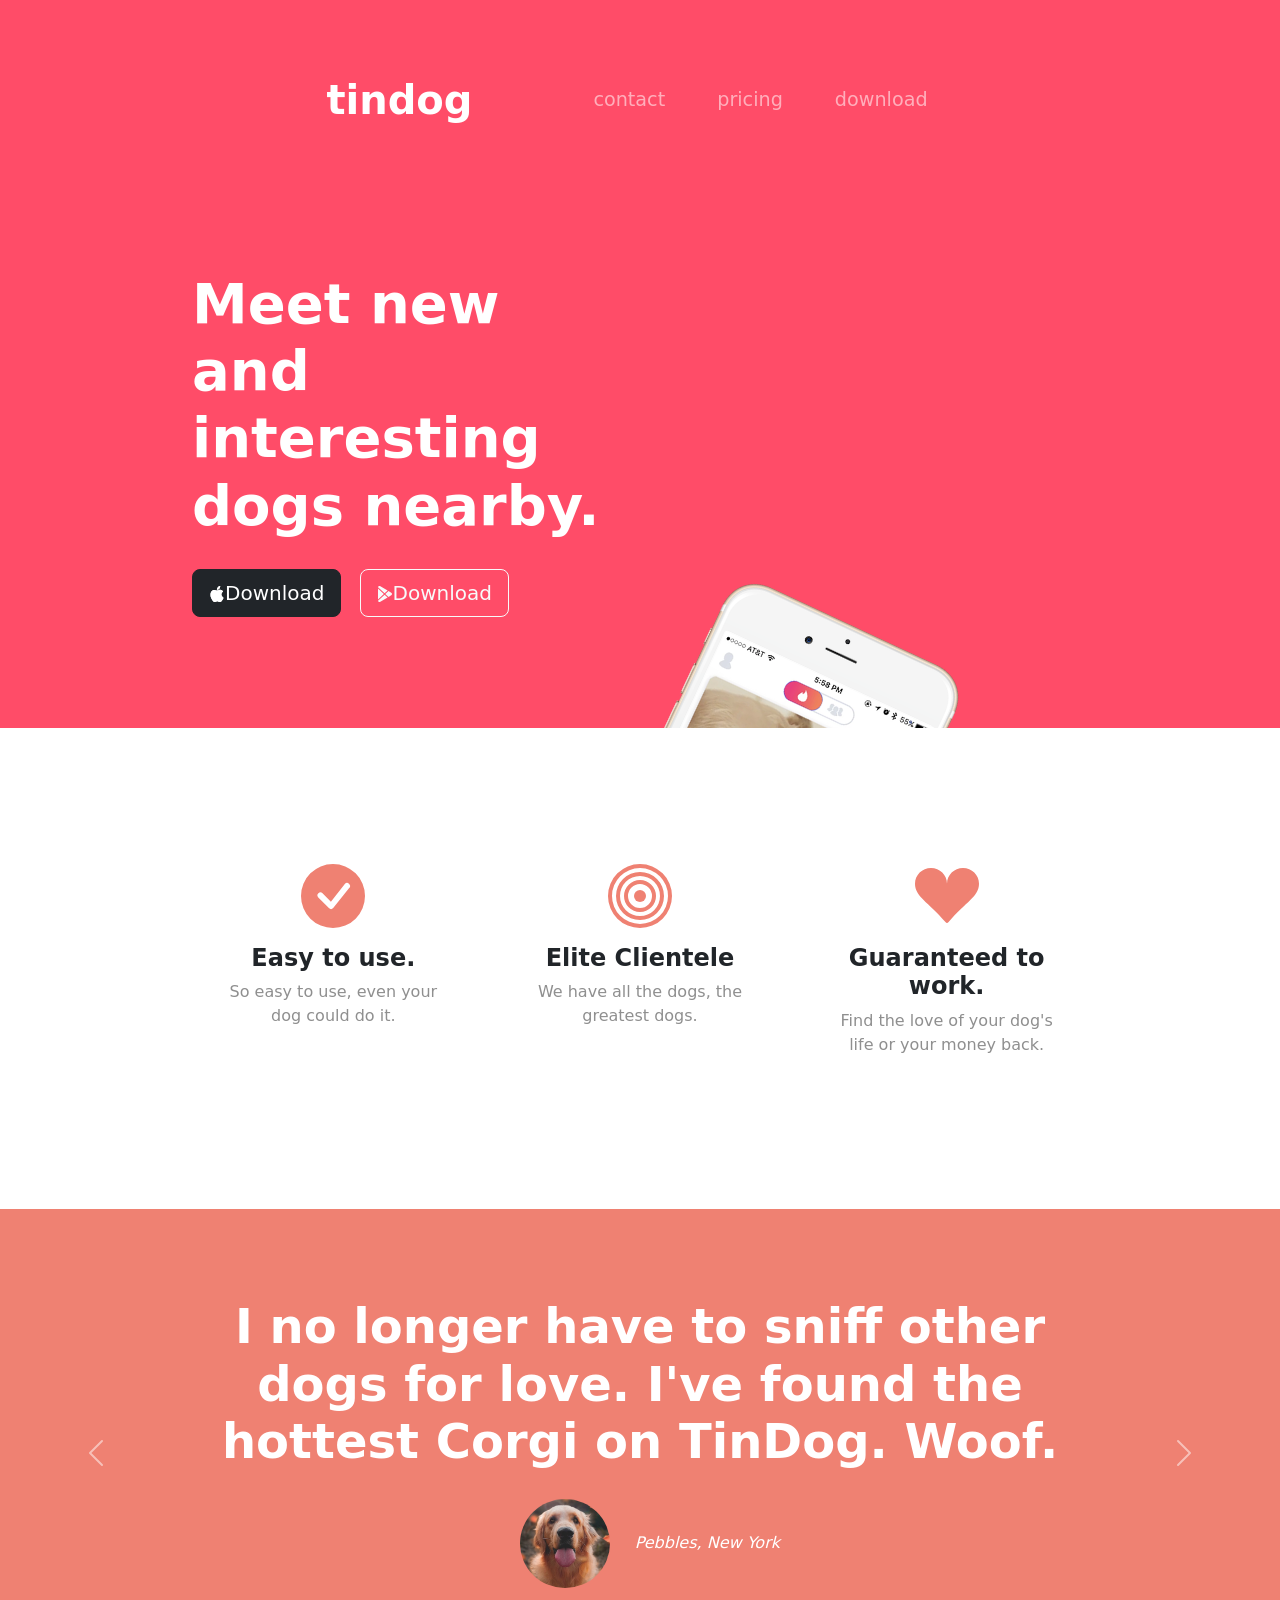
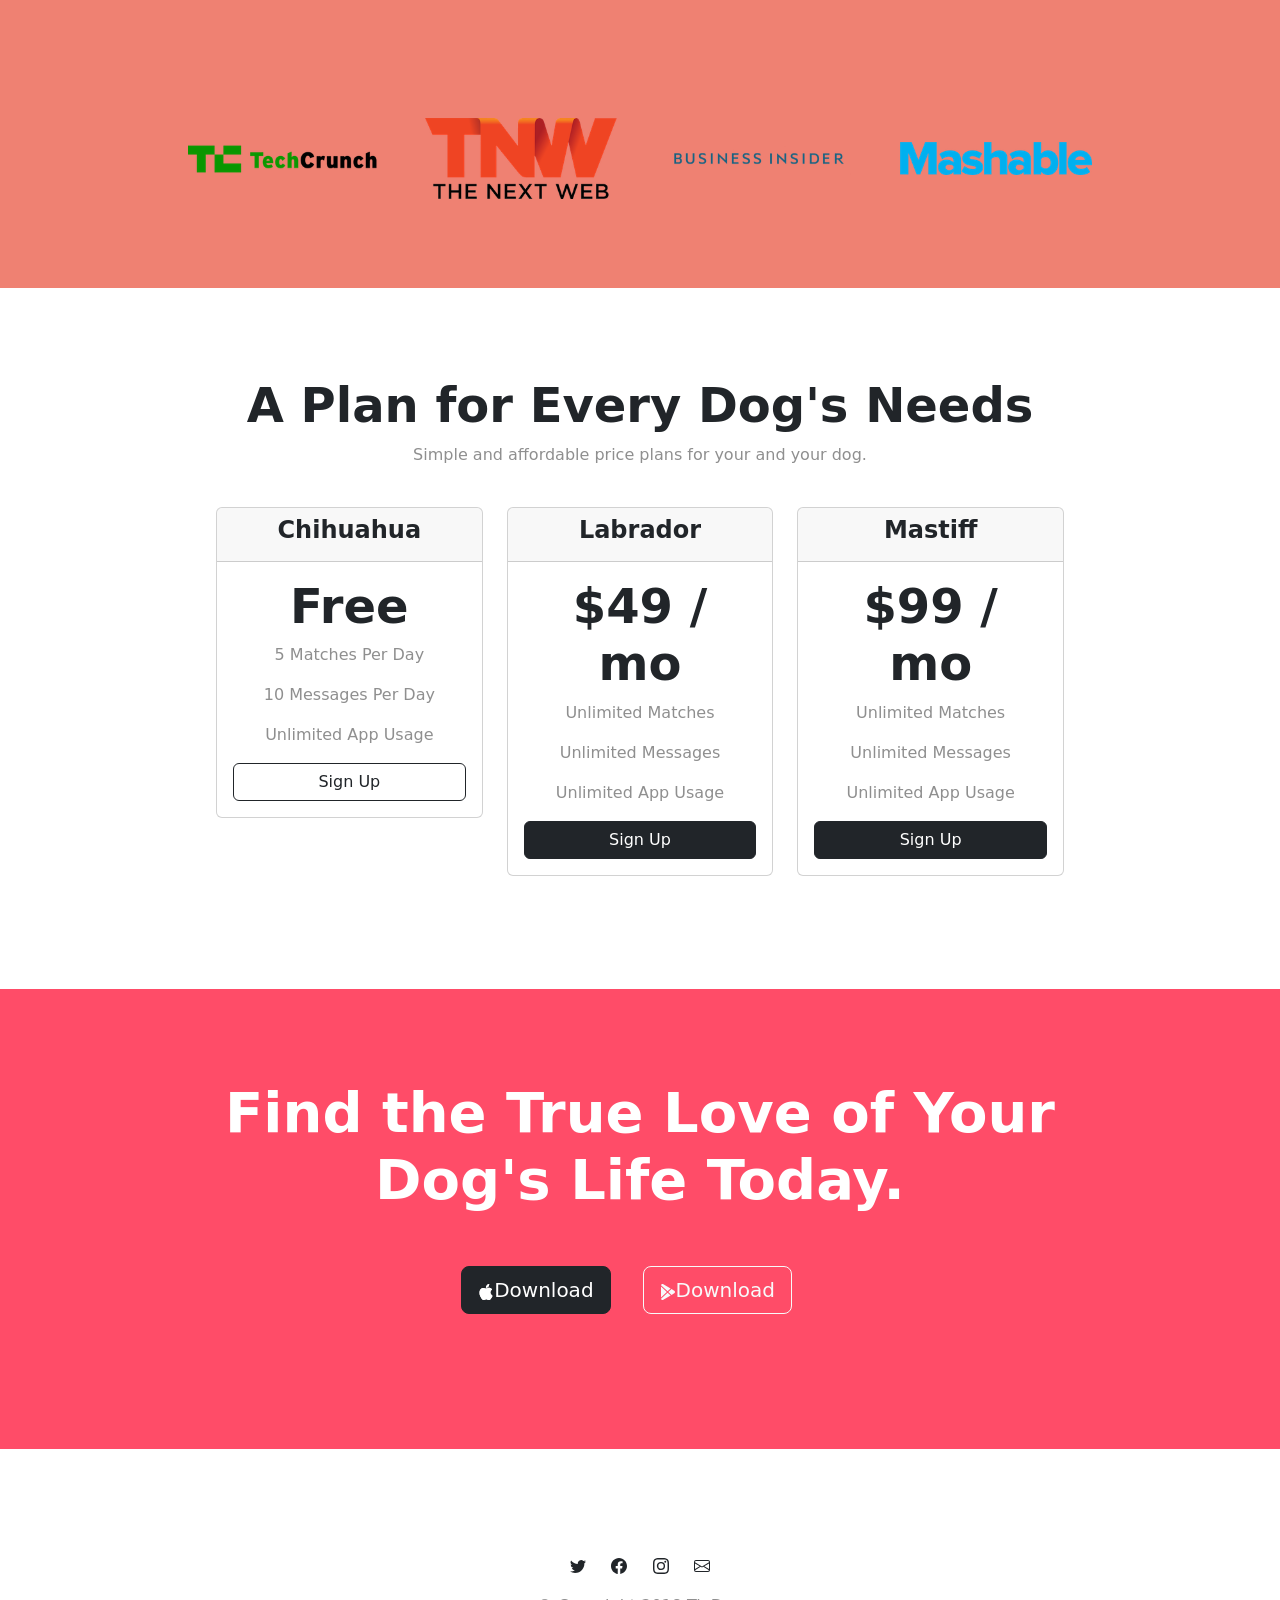
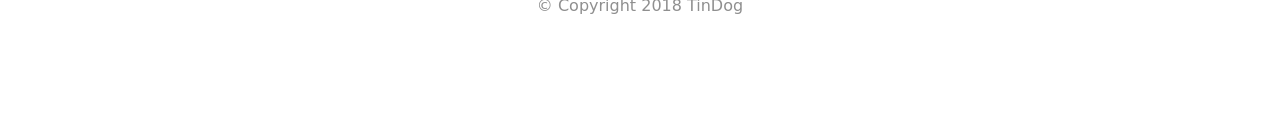
<file: 3, tin dog project/index.html>
<!DOCTYPE html>
<html lang="en">
<head>
    <meta charset="UTF-8">
    <meta name="viewport" content="width=device-width, initial-scale=1.0">
    <title>tindog</title>
    <link href="https://cdn.jsdelivr.net/npm/bootstrap@5.3.3/dist/css/bootstrap.min.css" rel="stylesheet" integrity="sha384-QWTKZyjpPEjISv5WaRU9OFeRpok6YctnYmDr5pNlyT2bRjXh0JMhjY6hW+ALEwIH" crossorigin="anonymous">
    <link rel="stylesheet" href="style.css">
    
    
    
</head>
<body>
    <section id="title">

        <!-- Nav Bar -->
        <div class="container-fluid">
        <nav class="navbar navbar-expand-lg  navbar-dark navbar-new">
          <div class="container-fluid"> 
            <a class="navbar-brand" href="#">tindog</a>
            <button class="navbar-toggler" type="button" data-bs-toggle="collapse" data-bs-target="#navbarNav" aria-controls="navbarNav" aria-expanded="false" aria-label="Toggle navigation">
              <span class="navbar-toggler-icon"></span>
            </button>
            <div class="collapse navbar-collapse" id="navbarNav">
              <ul class="navbar-nav ms-auto">
                <li class="nav-item">
                  <a class="nav-link"  href="#footer">contact</a>
                </li>
                <li class="nav-item">
                  <a class="nav-link" href="#pricing">pricing</a>
                </li>
                <li class="nav-item">
                  <a class="nav-link" href="#cta">download</a>
                </li>
                
              </ul>
            </div>
          </div>
        </nav>

        
     <!-- Title -->
     <div class="row ">
    
        <div class="col-lg-6">
          <h1 class="meet">Meet new and interesting dogs nearby.</h1>
          <button type="button" class="btn btn-dark btn-lg download-btn"> <svg xmlns="http://www.w3.org/2000/svg" width="16" height="16" fill="currentColor" class="bi bi-apple" viewBox="0 0 16 16">
            <path d="M11.182.008C11.148-.03 9.923.023 8.857 1.18c-1.066 1.156-.902 2.482-.878 2.516s1.52.087 2.475-1.258.762-2.391.728-2.43m3.314 11.733c-.048-.096-2.325-1.234-2.113-3.422s1.675-2.789 1.698-2.854-.597-.79-1.254-1.157a3.7 3.7 0 0 0-1.563-.434c-.108-.003-.483-.095-1.254.116-.508.139-1.653.589-1.968.607-.316.018-1.256-.522-2.267-.665-.647-.125-1.333.131-1.824.328-.49.196-1.422.754-2.074 2.237-.652 1.482-.311 3.83-.067 4.56s.625 1.924 1.273 2.796c.576.984 1.34 1.667 1.659 1.899s1.219.386 1.843.067c.502-.308 1.408-.485 1.766-.472.357.013 1.061.154 1.782.539.571.197 1.111.115 1.652-.105.541-.221 1.324-1.059 2.238-2.758q.52-1.185.473-1.282"/>
            <path d="M11.182.008C11.148-.03 9.923.023 8.857 1.18c-1.066 1.156-.902 2.482-.878 2.516s1.52.087 2.475-1.258.762-2.391.728-2.43m3.314 11.733c-.048-.096-2.325-1.234-2.113-3.422s1.675-2.789 1.698-2.854-.597-.79-1.254-1.157a3.7 3.7 0 0 0-1.563-.434c-.108-.003-.483-.095-1.254.116-.508.139-1.653.589-1.968.607-.316.018-1.256-.522-2.267-.665-.647-.125-1.333.131-1.824.328-.49.196-1.422.754-2.074 2.237-.652 1.482-.311 3.83-.067 4.56s.625 1.924 1.273 2.796c.576.984 1.34 1.667 1.659 1.899s1.219.386 1.843.067c.502-.308 1.408-.485 1.766-.472.357.013 1.061.154 1.782.539.571.197 1.111.115 1.652-.105.541-.221 1.324-1.059 2.238-2.758q.52-1.185.473-1.282"/>
          </svg>Download</button>
          <button type="button" class="btn btn-outline-light btn-lg download-btn"><svg xmlns="http://www.w3.org/2000/svg" width="16" height="16" fill="currentColor" class="bi bi-google-play" viewBox="0 0 16 16">
            <path d="M14.222 9.374c1.037-.61 1.037-2.137 0-2.748L11.528 5.04 8.32 8l3.207 2.96zm-3.595 2.116L7.583 8.68 1.03 14.73c.201 1.029 1.36 1.61 2.303 1.055zM1 13.396V2.603L6.846 8zM1.03 1.27l6.553 6.05 3.044-2.81L3.333.215C2.39-.341 1.231.24 1.03 1.27"/>
          </svg>Download</button>
        </div>
        <div class="col-lg-6 ">
          <img class="title-image" src="iphone6.png" alt="iphone-mockup">
        </div>

      </div>
    </div>
    
      </section>
    
    
      <!-- Features -->
    
      <section id="features">
        
        <div class="row">
          <div class="feature-box col-lg-4">
            <svg xmlns="http://www.w3.org/2000/svg" width="64" height="64" fill="currentColor" class="group-image bi bi-check-circle-fill" viewBox="0 0 16 16">
              <path d="M16 8A8 8 0 1 1 0 8a8 8 0 0 1 16 0m-3.97-3.03a.75.75 0 0 0-1.08.022L7.477 9.417 5.384 7.323a.75.75 0 0 0-1.06 1.06L6.97 11.03a.75.75 0 0 0 1.079-.02l3.992-4.99a.75.75 0 0 0-.01-1.05z"/>
            </svg>
          <h3>Easy to use.</h3>
          <p>So easy to use, even your dog could do it.</p>
          </div>

          <div class="feature-box col-lg-4">
            <svg xmlns="http://www.w3.org/2000/svg" width="64" height="64" fill="currentColor" class="group-image bi bi-bullseye" viewBox="0 0 16 16">
              <path d="M8 15A7 7 0 1 1 8 1a7 7 0 0 1 0 14m0 1A8 8 0 1 0 8 0a8 8 0 0 0 0 16"/>
              <path d="M8 13A5 5 0 1 1 8 3a5 5 0 0 1 0 10m0 1A6 6 0 1 0 8 2a6 6 0 0 0 0 12"/>
              <path d="M8 11a3 3 0 1 1 0-6 3 3 0 0 1 0 6m0 1a4 4 0 1 0 0-8 4 4 0 0 0 0 8"/>
              <path d="M9.5 8a1.5 1.5 0 1 1-3 0 1.5 1.5 0 0 1 3 0"/>
            </svg>
            <h3>Elite Clientele</h3>
            <p>We have all the dogs, the greatest dogs.</p>
          </div>
            
            <div class="feature-box col-lg-4">
              <svg xmlns="http://www.w3.org/2000/svg" width="64" height="64" fill="currentColor" class="group-image bi bi-suit-heart-fill" viewBox="0 0 16 16">
                <path d="M4 1c2.21 0 4 1.755 4 3.92C8 2.755 9.79 1 12 1s4 1.755 4 3.92c0 3.263-3.234 4.414-7.608 9.608a.513.513 0 0 1-.784 0C3.234 9.334 0 8.183 0 4.92 0 2.755 1.79 1 4 1"/>
              </svg>
            <h3>Guaranteed to work.</h3>
            <p>Find the love of your dog's life or your money back.</p>
          </div>
          
           </div>

          </section>

       
       

      <!-- <h2 class="testimonial-text">My dog used to be so lonely, but with TinDog's help, they've found the love of their life. I think.</h2>
    <img class="testimonial-image" src="images/lady-img.jpg" alt="lady-profile">
    <em>Beverly, Illinois</em> -->

    

    <!----------------------------------->


    <div id="carouselExample" class="carousel slide">
      <div class="carousel-inner">
        <div class="carousel-item active">
          <!-- Testimonials -->
    
      <section id="testimonials">
        <h2>I no longer have to sniff other dogs for love. I've found the hottest Corgi on TinDog. Woof.</h2>
        <img class="testimonial-image" src="dog-img.jpg" alt="dog-profile">
        <em>Pebbles, New York</em>
      </section>
          </div>

        <div class="carousel-item">
           <!-- Testimonials -->
    
      <section id="testimonials">
        <h2>My dog used to be so lonely, but with TinDog's help, they've found the love of their life. I think.</h2>
        <img class="testimonial-image" src="lady-img.jpg" alt="lady-profile">
        <em>Beverly, Illinois</em>   
      </section>
     </div>
        
      </div>
      <button class="carousel-control-prev" type="button" data-bs-target="#carouselExample" data-bs-slide="prev">
        <span class="carousel-control-prev-icon" aria-hidden="true"></span>
        <span class="visually-hidden">Previous</span>
      </button>
      <button class="carousel-control-next" type="button" data-bs-target="#carouselExample" data-bs-slide="next">
        <span class="carousel-control-next-icon" aria-hidden="true"></span>
        <span class="visually-hidden">Next</span>
      </button>
    </div>

    <!-- Press -->
    
    <section id="press">
      <img class="pricing-image" src="TechCrunch.png" alt="">
      <img class="pricing-image" src="tnw.png" alt="">
      <img class="pricing-image" src="bizinsider.png" alt="">
      <img class="pricing-image" src="mashable.png" alt="">
  
    </section>
    
    
      <!-- Pricing -->
    
      <section id="pricing">
        <h2>A Plan for Every Dog's Needs</h2>
        <p>Simple and affordable price plans for your and your dog.</p>

        <div class="row px-4 py-4">
          <div class="col-lg-4">
            <div class="card">
            <div class="card-header"><h3>Chihuahua</h3></div>
            <div class="card-body">
            <h2>Free</h2>
            <p>5 Matches Per Day</p>
            <p>10 Messages Per Day</p>
            <p>Unlimited App Usage</p>
            <button type="button" class="btn btn-outline-dark  w-100" >Sign Up</button>
          </div>
          </div>
        </div>

        <div class="col-lg-4">
          <div class="card">
          <div class="card-header"><h3>Labrador</h3></div>
          <div class="card-body">
          <h2>$49 / mo</h2>
          <p>Unlimited Matches</p>
          <p>Unlimited Messages</p>
          <p>Unlimited App Usage</p>
          <button type="button" class="btn btn-dark w-100">Sign Up</button>
        </div>
        </div>
        </div>

        <div class="col-lg-4">
          <div class="card">
          <div class="card-header"><h3>Mastiff</h3></div>
          <div class="card-body">
          <h2>$99 / mo</h2>
          <p>Unlimited Matches</p>
          <p>Unlimited Messages</p>
          <p>Unlimited App Usage</p>
          <button type="button" class="btn btn-dark w-100">Sign Up</button>
        </div>
        </div>
        </div>
        
         </div>
    
    
      </section>
    
    
      <!-- Call to Action -->
    
      <section id="cta">
    
        <h3 class="call-text">Find the True Love of Your Dog's Life Today.</h3>
        <button type="button" class="btn btn-dark btn-lg download-btn"> <svg xmlns="http://www.w3.org/2000/svg" width="16" height="16" fill="currentColor" class="bi bi-apple" viewBox="0 0 16 16">
          <path d="M11.182.008C11.148-.03 9.923.023 8.857 1.18c-1.066 1.156-.902 2.482-.878 2.516s1.52.087 2.475-1.258.762-2.391.728-2.43m3.314 11.733c-.048-.096-2.325-1.234-2.113-3.422s1.675-2.789 1.698-2.854-.597-.79-1.254-1.157a3.7 3.7 0 0 0-1.563-.434c-.108-.003-.483-.095-1.254.116-.508.139-1.653.589-1.968.607-.316.018-1.256-.522-2.267-.665-.647-.125-1.333.131-1.824.328-.49.196-1.422.754-2.074 2.237-.652 1.482-.311 3.83-.067 4.56s.625 1.924 1.273 2.796c.576.984 1.34 1.667 1.659 1.899s1.219.386 1.843.067c.502-.308 1.408-.485 1.766-.472.357.013 1.061.154 1.782.539.571.197 1.111.115 1.652-.105.541-.221 1.324-1.059 2.238-2.758q.52-1.185.473-1.282"/>
          <path d="M11.182.008C11.148-.03 9.923.023 8.857 1.18c-1.066 1.156-.902 2.482-.878 2.516s1.52.087 2.475-1.258.762-2.391.728-2.43m3.314 11.733c-.048-.096-2.325-1.234-2.113-3.422s1.675-2.789 1.698-2.854-.597-.79-1.254-1.157a3.7 3.7 0 0 0-1.563-.434c-.108-.003-.483-.095-1.254.116-.508.139-1.653.589-1.968.607-.316.018-1.256-.522-2.267-.665-.647-.125-1.333.131-1.824.328-.49.196-1.422.754-2.074 2.237-.652 1.482-.311 3.83-.067 4.56s.625 1.924 1.273 2.796c.576.984 1.34 1.667 1.659 1.899s1.219.386 1.843.067c.502-.308 1.408-.485 1.766-.472.357.013 1.061.154 1.782.539.571.197 1.111.115 1.652-.105.541-.221 1.324-1.059 2.238-2.758q.52-1.185.473-1.282"/>
        </svg>Download</button>
        <button type="button" class="btn btn-outline-light btn-lg download-btn"><svg xmlns="http://www.w3.org/2000/svg" width="16" height="16" fill="currentColor" class="bi bi-google-play" viewBox="0 0 16 16">
          <path d="M14.222 9.374c1.037-.61 1.037-2.137 0-2.748L11.528 5.04 8.32 8l3.207 2.96zm-3.595 2.116L7.583 8.68 1.03 14.73c.201 1.029 1.36 1.61 2.303 1.055zM1 13.396V2.603L6.846 8zM1.03 1.27l6.553 6.05 3.044-2.81L3.333.215C2.39-.341 1.231.24 1.03 1.27"/>
        </svg>Download</button>
        
    
      </section>
    
    
      <!-- Footer -->
    
      <footer id="footer">

        <svg xmlns="http://www.w3.org/2000/svg" width="16" height="16" fill="currentColor" class="bi bi-twitter abdu-icon" viewBox="0 0 16 16">
          <path d="M5.026 15c6.038 0 9.341-5.003 9.341-9.334q.002-.211-.006-.422A6.7 6.7 0 0 0 16 3.542a6.7 6.7 0 0 1-1.889.518 3.3 3.3 0 0 0 1.447-1.817 6.5 6.5 0 0 1-2.087.793A3.286 3.286 0 0 0 7.875 6.03a9.32 9.32 0 0 1-6.767-3.429 3.29 3.29 0 0 0 1.018 4.382A3.3 3.3 0 0 1 .64 6.575v.045a3.29 3.29 0 0 0 2.632 3.218 3.2 3.2 0 0 1-.865.115 3 3 0 0 1-.614-.057 3.28 3.28 0 0 0 3.067 2.277A6.6 6.6 0 0 1 .78 13.58a6 6 0 0 1-.78-.045A9.34 9.34 0 0 0 5.026 15"/>
        </svg>

        <svg xmlns="http://www.w3.org/2000/svg" width="16" height="16" fill="currentColor" class="bi bi-facebook abdu-icon" viewBox="0 0 16 16">
          <path d="M16 8.049c0-4.446-3.582-8.05-8-8.05C3.58 0-.002 3.603-.002 8.05c0 4.017 2.926 7.347 6.75 7.951v-5.625h-2.03V8.05H6.75V6.275c0-2.017 1.195-3.131 3.022-3.131.876 0 1.791.157 1.791.157v1.98h-1.009c-.993 0-1.303.621-1.303 1.258v1.51h2.218l-.354 2.326H9.25V16c3.824-.604 6.75-3.934 6.75-7.951"/>
        </svg>

        <svg xmlns="http://www.w3.org/2000/svg" width="16" height="16" fill="currentColor" class="bi bi-instagram abdu-icon" viewBox="0 0 16 16">
          <path d="M8 0C5.829 0 5.556.01 4.703.048 3.85.088 3.269.222 2.76.42a3.9 3.9 0 0 0-1.417.923A3.9 3.9 0 0 0 .42 2.76C.222 3.268.087 3.85.048 4.7.01 5.555 0 5.827 0 8.001c0 2.172.01 2.444.048 3.297.04.852.174 1.433.372 1.942.205.526.478.972.923 1.417.444.445.89.719 1.416.923.51.198 1.09.333 1.942.372C5.555 15.99 5.827 16 8 16s2.444-.01 3.298-.048c.851-.04 1.434-.174 1.943-.372a3.9 3.9 0 0 0 1.416-.923c.445-.445.718-.891.923-1.417.197-.509.332-1.09.372-1.942C15.99 10.445 16 10.173 16 8s-.01-2.445-.048-3.299c-.04-.851-.175-1.433-.372-1.941a3.9 3.9 0 0 0-.923-1.417A3.9 3.9 0 0 0 13.24.42c-.51-.198-1.092-.333-1.943-.372C10.443.01 10.172 0 7.998 0zm-.717 1.442h.718c2.136 0 2.389.007 3.232.046.78.035 1.204.166 1.486.275.373.145.64.319.92.599s.453.546.598.92c.11.281.24.705.275 1.485.039.843.047 1.096.047 3.231s-.008 2.389-.047 3.232c-.035.78-.166 1.203-.275 1.485a2.5 2.5 0 0 1-.599.919c-.28.28-.546.453-.92.598-.28.11-.704.24-1.485.276-.843.038-1.096.047-3.232.047s-2.39-.009-3.233-.047c-.78-.036-1.203-.166-1.485-.276a2.5 2.5 0 0 1-.92-.598 2.5 2.5 0 0 1-.6-.92c-.109-.281-.24-.705-.275-1.485-.038-.843-.046-1.096-.046-3.233s.008-2.388.046-3.231c.036-.78.166-1.204.276-1.486.145-.373.319-.64.599-.92s.546-.453.92-.598c.282-.11.705-.24 1.485-.276.738-.034 1.024-.044 2.515-.045zm4.988 1.328a.96.96 0 1 0 0 1.92.96.96 0 0 0 0-1.92m-4.27 1.122a4.109 4.109 0 1 0 0 8.217 4.109 4.109 0 0 0 0-8.217m0 1.441a2.667 2.667 0 1 1 0 5.334 2.667 2.667 0 0 1 0-5.334"/>
        </svg>

        <svg xmlns="http://www.w3.org/2000/svg" width="16" height="16" fill="currentColor" class="bi bi-envelope abdu-icon" viewBox="0 0 16 16">
          <path d="M0 4a2 2 0 0 1 2-2h12a2 2 0 0 1 2 2v8a2 2 0 0 1-2 2H2a2 2 0 0 1-2-2zm2-1a1 1 0 0 0-1 1v.217l7 4.2 7-4.2V4a1 1 0 0 0-1-1zm13 2.383-4.708 2.825L15 11.105zm-.034 6.876-5.64-3.471L8 9.583l-1.326-.795-5.64 3.47A1 1 0 0 0 2 13h12a1 1 0 0 0 .966-.741M1 11.105l4.708-2.897L1 5.383z"/>
        </svg>
    
        <p>© Copyright 2018 TinDog</p>
    
      </footer>
      

      
      <script src="https://cdn.jsdelivr.net/npm/bootstrap@5.3.3/dist/js/bootstrap.bundle.min.js" integrity="sha384-YvpcrYf0tY3lHB60NNkmXc5s9fDVZLESaAA55NDzOxhy9GkcIdslK1eN7N6jIeHz" crossorigin="anonymous"></script>
    
</body>
</html>
</file>
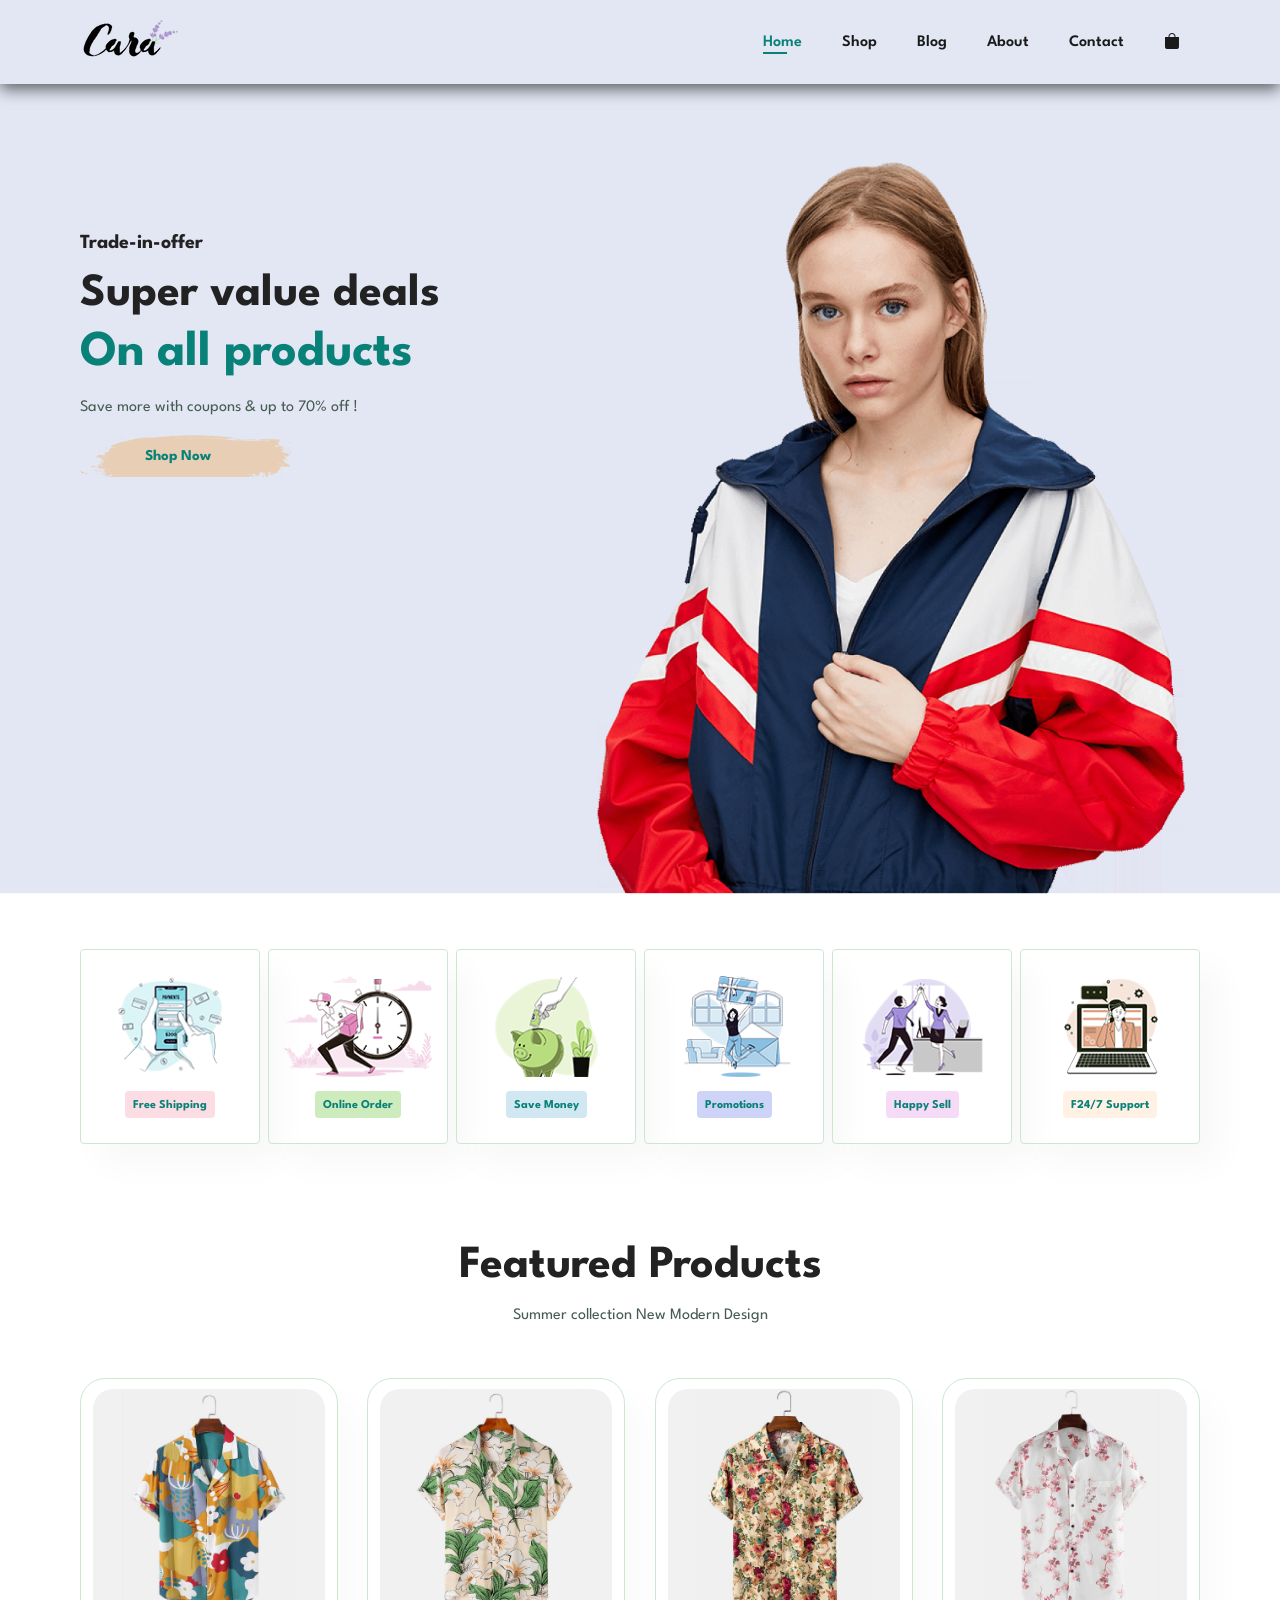
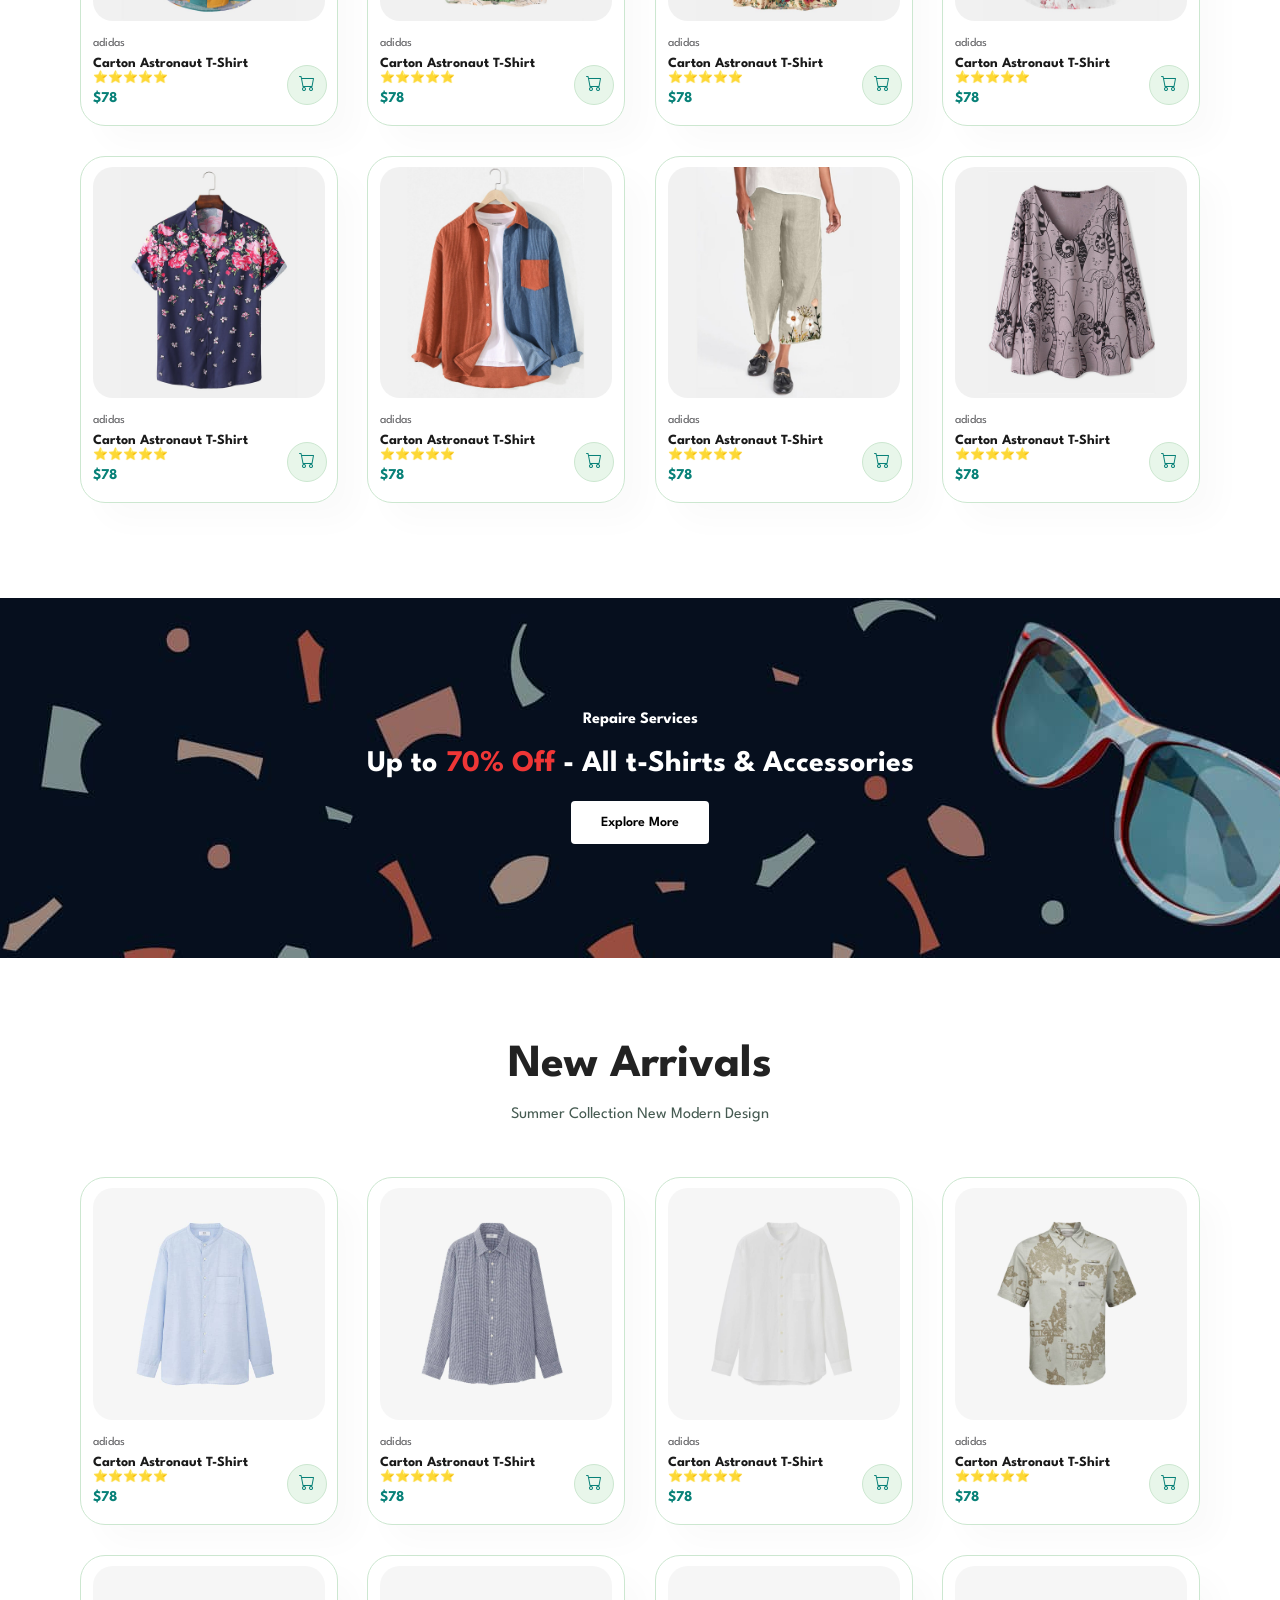
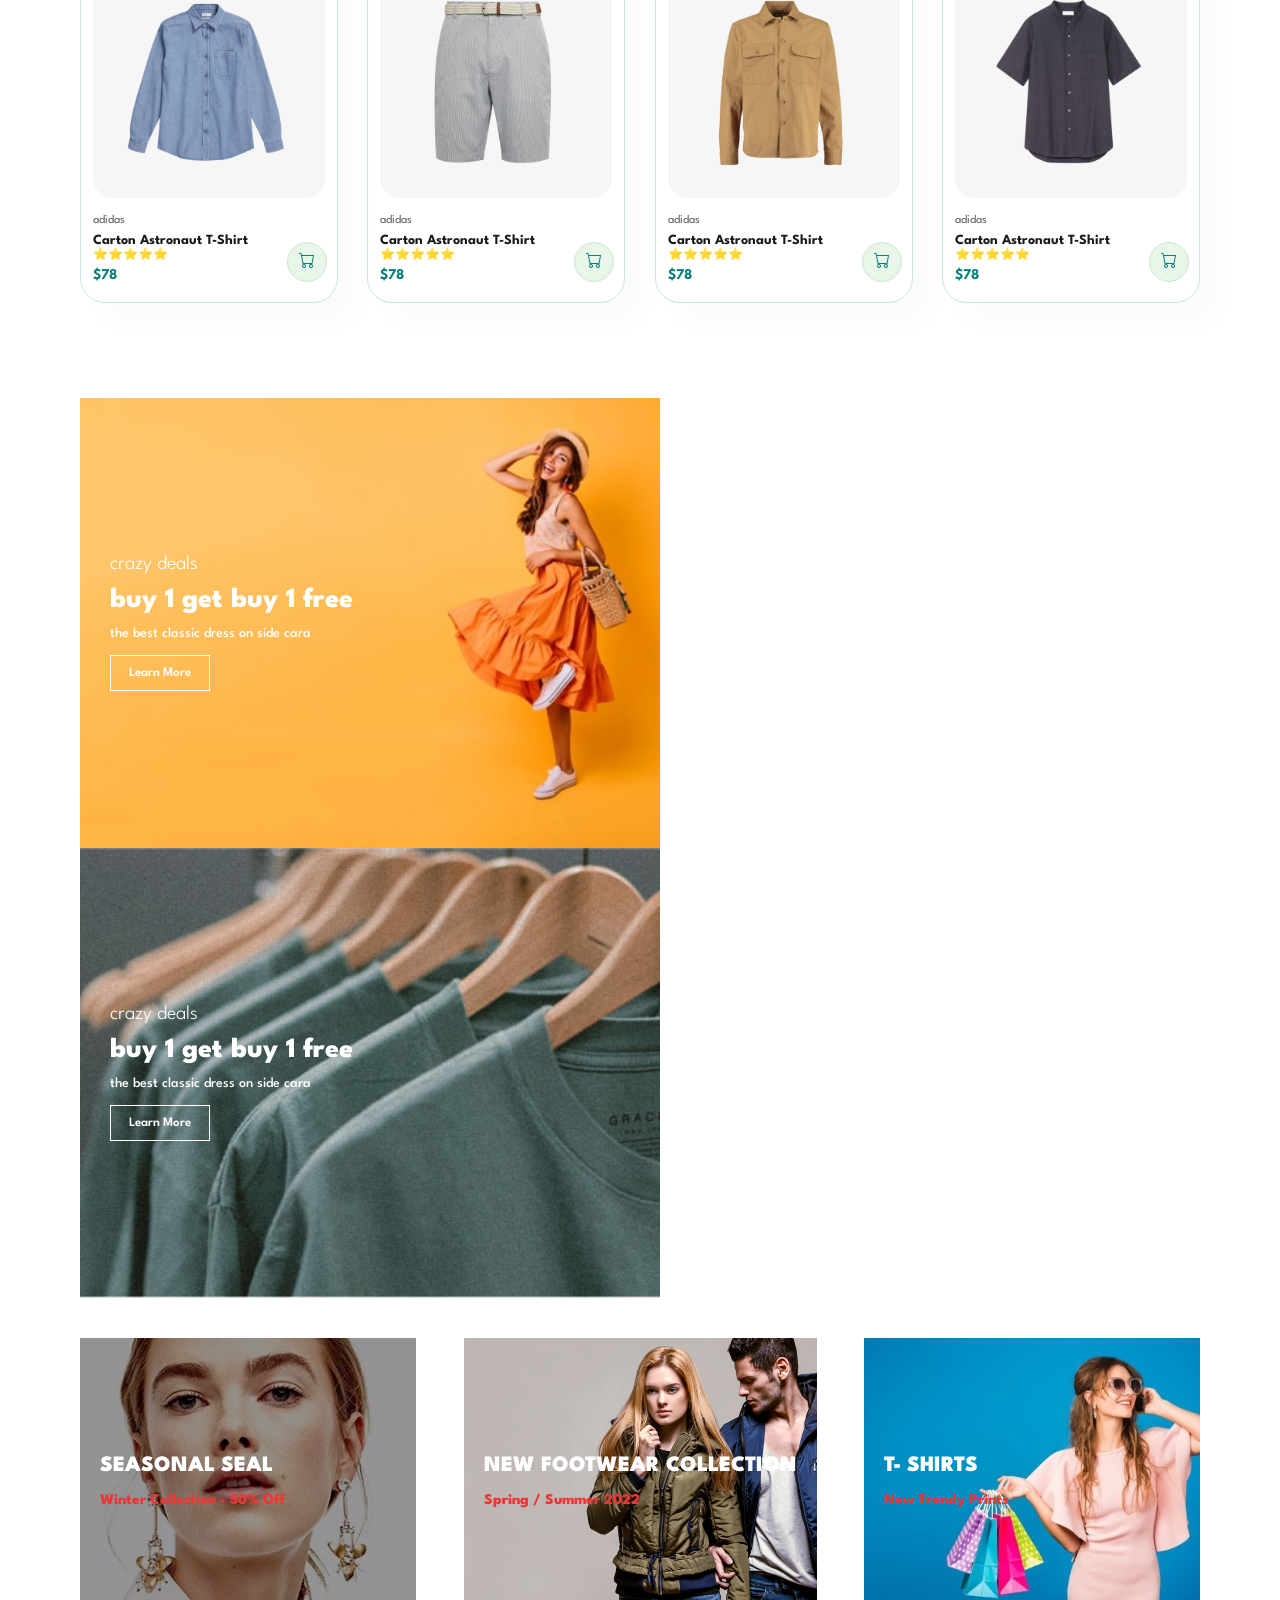
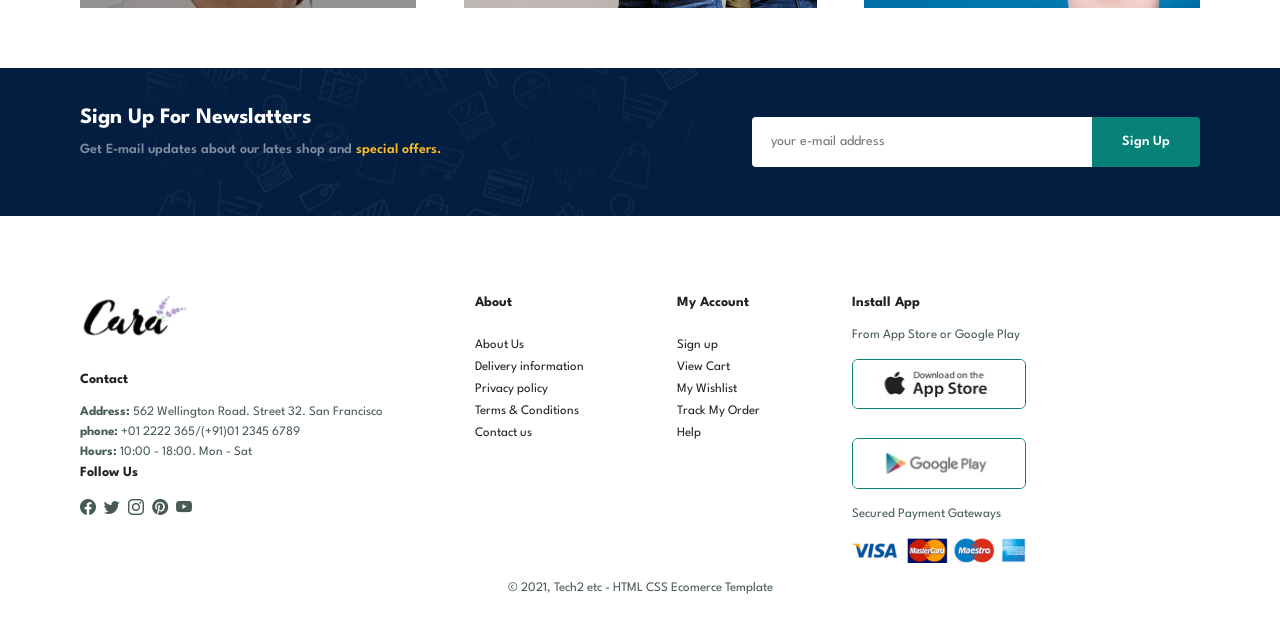
<file: Ecommerce site/index.html>
<!DOCTYPE html>
<html lang="en">
<head>
    <meta charset="UTF-8">
    <meta name="viewport" content="width=device-width, initial-scale=1.0">
    <title>Ecommerce</title>
    <link rel="stylesheet" href="https://cdn.jsdelivr.net/npm/bootstrap-icons@1.11.3/font/bootstrap-icons.min.css">
    <link rel="stylesheet" href="style.css">
</head>
<body>
    <section id="header">
        <a href="#"><img src="img/logo.png" class="logo" alt=""></a>
        
        <div>
            <ul class="navbar">
                <li><a href="index.html" id="active">Home</a></li>
                <li><a href="shop.html">Shop</a></li>
                <li><a href="blog.html">Blog</a></li>
                <li><a href="about.html">About</a></li>
                <li><a href="contact.html">Contact</a></li>
                <li id="lg-bag"><a href="cart.html"><i class="bi bi-bag-fill"></i></a></li> 
                <a href="#" id="close"><i class="bi bi-x-lg"></i></a>
            </ul>
        </div>

        <div id="mobile">
            <a href="cart.html"><i class="bi bi-bag-fill"></i></a>
            <i id="bar" class="bi bi-list"></i>
        </div>
    </section>

    <section id="hero">
        
            <h4>Trade-in-offer</h4>
            <h2>Super value deals</h2>
            <h1>On all products</h1>
            <p>Save more with coupons & up to 70% off !</p>
            <button>Shop Now</button>
        
    </section>

    <section id="feature" class="section-p1">
        <div class="fe-box">
            <img src="img/features/f1.png" alt="">
            <h6>Free Shipping</h6>
        </div>

        <div class="fe-box">
            <img src="img/features/f2.png" alt="">
            <h6>Online Order</h6>
        </div>

        <div class="fe-box">
            <img src="img/features/f3.png" alt="">
            <h6>Save Money</h6>
        </div>

        <div class="fe-box">
            <img src="img/features/f4.png" alt="">
            <h6>Promotions</h6>
        </div>

        <div class="fe-box">
            <img src="img/features/f5.png" alt="">
            <h6>Happy Sell</h6>
        </div>

        <div class="fe-box">
            <img src="img/features/f6.png" alt="">
            <h6>F24/7 Support</h6>
        </div> 
    </section>

    <section id="product1" class="section-p1">
        <h2>Featured Products</h2>
        <p>Summer collection New Modern Design</p>
        <div class="pro-container">
            <div class="pro">
                <img src="img/products/f1.jpg" alt="">
                <div class="des">
                    <span>adidas</span>
                    <h5>Carton Astronaut T-Shirt</h5>
                    <div class="star">
                        ⭐⭐⭐⭐⭐
                    </div>
                    <h4>$78</h4>
                </div>
                <a href="#"><i class="bi bi-cart cart-filling"></i></a>
            </div>

            <div class="pro">
                <img src="img/products/f2.jpg" alt="">
                <div class="des">
                    <span>adidas</span>
                    <h5>Carton Astronaut T-Shirt</h5>
                    <div class="star">
                        ⭐⭐⭐⭐⭐
                    </div>
                    <h4>$78</h4>
                </div>
                <a href="#"><i class="bi bi-cart cart-filling"></i></a>
            </div>

            <div class="pro">
                <img src="img/products/f3.jpg" alt="">
                <div class="des">
                    <span>adidas</span>
                    <h5>Carton Astronaut T-Shirt</h5>
                    <div class="star">
                        ⭐⭐⭐⭐⭐
                    </div>
                    <h4>$78</h4>
                </div>
                <a href="#"><i class="bi bi-cart cart-filling"></i></a>
            </div>

            <div class="pro">
                <img src="img/products/f4.jpg" alt="">
                <div class="des">
                    <span>adidas</span>
                    <h5>Carton Astronaut T-Shirt</h5>
                    <div class="star">
                        ⭐⭐⭐⭐⭐
                    </div>
                    <h4>$78</h4>
                </div>
                <a href="#"><i class="bi bi-cart cart-filling"></i></a>
            </div>
        </div>


        <div class="pro-collection">
             <div class="pro">
                <img src="img/products/f5.jpg" alt="">
                <div class="des">
                    <span>adidas</span>
                    <h5>Carton Astronaut T-Shirt</h5>
                    <div class="star">
                        ⭐⭐⭐⭐⭐
                    </div>
                    <h4>$78</h4>
                </div>
                <a href="#"><i class="bi bi-cart cart-filling"></i></a>
            </div>

            <div class="pro">
                <img src="img/products/f6.jpg" alt="">
                <div class="des">
                    <span>adidas</span>
                    <h5>Carton Astronaut T-Shirt</h5>
                    <div class="star">
                        ⭐⭐⭐⭐⭐
                    </div>
                    <h4>$78</h4>
                </div>
                <a href="#"><i class="bi bi-cart cart-filling"></i></a>
            </div>

            <div class="pro">
                <img src="img/products/f7.jpg" alt="">
                <div class="des">
                    <span>adidas</span>
                    <h5>Carton Astronaut T-Shirt</h5>
                    <div class="star">
                        ⭐⭐⭐⭐⭐
                    </div>
                    <h4>$78</h4>
                </div>
                <a href="#"><i class="bi bi-cart cart-filling"></i></a>
            </div>

            <div class="pro">
                <img src="img/products/f8.jpg" alt="">
                <div class="des">
                    <span>adidas</span>
                    <h5>Carton Astronaut T-Shirt</h5>
                    <div class="star">
                        ⭐⭐⭐⭐⭐
                    </div>
                    <h4>$78</h4>
                </div>
                <a href="#"><i class="bi bi-cart cart-filling"></i></a>
            </div>
        </div>
       
    </section>

    <section id="banner" class="section-m1">
        <h4>Repaire Services</h4>
        <h2>Up to <span>70% Off</span> - All t-Shirts & Accessories</h2>
        <button class="normal">Explore More</button>
    </section>

    <section id="product1" class="section-p1">
        <h2>New Arrivals</h2>
        <p>Summer Collection New Modern Design</p>
        <div class="pro-container">
            <div class="pro">
                <img src="img/products/n1.jpg" alt="">
                <div class="des">
                    <span>adidas</span>
                    <h5>Carton Astronaut T-Shirt</h5>
                    <div class="star">
                        ⭐⭐⭐⭐⭐
                    </div>
                    <h4>$78</h4>
                </div>
                <a href="#"><i class="bi bi-cart cart-filling"></i></a>
            </div>

            <div class="pro">
                <img src="img/products/n2.jpg" alt="">
                <div class="des">
                    <span>adidas</span>
                    <h5>Carton Astronaut T-Shirt</h5>
                    <div class="star">
                        ⭐⭐⭐⭐⭐
                    </div>
                    <h4>$78</h4>
                </div>
                <a href="#"><i class="bi bi-cart cart-filling"></i></a>
            </div>

            <div class="pro">
                <img src="img/products/n3.jpg" alt="">
                <div class="des">
                    <span>adidas</span>
                    <h5>Carton Astronaut T-Shirt</h5>
                    <div class="star">
                        ⭐⭐⭐⭐⭐
                    </div>
                    <h4>$78</h4>
                </div>
                <a href="#"><i class="bi bi-cart cart-filling"></i></a>
            </div>

            <div class="pro">
                <img src="img/products/n4.jpg" alt="">
                <div class="des">
                    <span>adidas</span>
                    <h5>Carton Astronaut T-Shirt</h5>
                    <div class="star">
                        ⭐⭐⭐⭐⭐
                    </div>
                    <h4>$78</h4>
                </div>
                <a href="#"><i class="bi bi-cart cart-filling"></i></a>
            </div>
        </div>


        <div class="pro-collection">
             <div class="pro">
                <img src="img/products/n5.jpg" alt="">
                <div class="des">
                    <span>adidas</span>
                    <h5>Carton Astronaut T-Shirt</h5>
                    <div class="star">
                        ⭐⭐⭐⭐⭐
                    </div>
                    <h4>$78</h4>
                </div>
                <a href="#"><i class="bi bi-cart cart-filling"></i></a>
            </div>

            <div class="pro">
                <img src="img/products/n6.jpg" alt="">
                <div class="des">
                    <span>adidas</span>
                    <h5>Carton Astronaut T-Shirt</h5>
                    <div class="star">
                        ⭐⭐⭐⭐⭐
                    </div>
                    <h4>$78</h4>
                </div>
                <a href="#"><i class="bi bi-cart cart-filling"></i></a>
            </div>

            <div class="pro">
                <img src="img/products/n7.jpg" alt="">
                <div class="des">
                    <span>adidas</span>
                    <h5>Carton Astronaut T-Shirt</h5>
                    <div class="star">
                        ⭐⭐⭐⭐⭐
                    </div>
                    <h4>$78</h4>
                </div>
                <a href="#"><i class="bi bi-cart cart-filling"></i></a>
            </div>

            <div class="pro">
                <img src="img/products/n8.jpg" alt="">
                <div class="des">
                    <span>adidas</span>
                    <h5>Carton Astronaut T-Shirt</h5>
                    <div class="star">
                        ⭐⭐⭐⭐⭐
                    </div>
                    <h4>$78</h4>
                </div>
                <a href="#"><i class="bi bi-cart cart-filling"></i></a>
            </div>
        </div>
       
    </section>

    <section id="sm-banner" class="section-p1">
        <div class="bann-contain">
            <h4>crazy deals</h4>
            <h2>buy 1 get buy 1 free</h2>
            <span>the best classic dress on side cara</span>
            <button class="bann">Learn More</button>
            
        </div>

        <div class="bann-contain">
            <h4>crazy deals</h4>
            <h2>buy 1 get buy 1 free</h2>
            <span>the best classic dress on side cara</span>
            <button class="bann">Learn More</button>
            
        </div>
        
    </section>

    <section id="vsm-banner" class="section-p1">
        <div class="bann-box">
            <h2>SEASONAL SEAL</h2>
            <h3>Winter Collection - 50% Off</h3>
            
        </div>

        <div class="bann-box">
            <h2>NEW FOOTWEAR COLLECTION</h2>
            <h3>Spring / Summer 2022</h3>
            
        </div>

        <div class="bann-box">
            <h2>T- SHIRTS</h2>
            <h3>New Trendy Prints</h3>
            
        </div>
    </section>

    <section id="news-letter"  class="section-p1 section-m1">
        <div class="news-text">
            <h4>Sign Up For Newslatters</h4>
            <p>Get E-mail updates about our lates shop and <span>special offers.</span></p>
        </div>

        <div class="form">
            <input type="text" placeholder="your e-mail address">
            <button class="normal">Sign Up</button>
        </div>
    </section>

    <footer class="section-p1">
        <div class="contact">
            <img src="img/logo.png" class="logo" alt="">
            <h4>Contact</h4>
            <p><strong>Address: </strong>562 Wellington Road. Street 32. San Francisco</p>
            <p> <strong>phone: </strong>+01 2222 365/(+91)01 2345 6789</p>
            <p><strong>Hours: </strong>10:00 - 18:00. Mon - Sat</p>
            <div class="follow">
                <h4>Follow Us</h4>
                <i class="bi bi-facebook"></i>
                <i class="bi bi-twitter"></i>
                <i class="bi bi-instagram"></i>
                <i class="bi bi-pinterest"></i>
                <i class="bi bi-youtube"></i>
            </div>
            

        </div>

        <div class="about-account">
            <h4>About</h4>
            <a href="#">About Us</a>
            <a href="#">Delivery information</a>
            <a href="#">Privacy policy</a>
            <a href="#">Terms & Conditions</a>
            <a href="#">Contact us</a>
        </div>

        <div class="about-account">
            <h4>My Account</h4>
            <a href="#">Sign up</a>
            <a href="#">View Cart</a>
            <a href="#">My Wishlist</a>
            <a href="#">Track My Order</a>
            <a href="#">Help</a>
        </div>

        <div class="install">
            <h4>Install App</h4>
            <p>From App Store or Google Play</p>
            <div class="rows">
                <img src="img/pay/app.jpg" alt="">
                <img src="img/pay/play.jpg" alt="">
            </div>
            
            <p>Secured Payment Gateways</p>
            <img src="img/pay/pay.png" alt="">

        </div>

        <div class="copyright">
            <p>&copy; 2021, Tech2 etc - HTML CSS Ecomerce Template</p>
        </div>
        
    </footer>
    
    


    <script src="./script.js"></script>
</body>
</html>
</file>
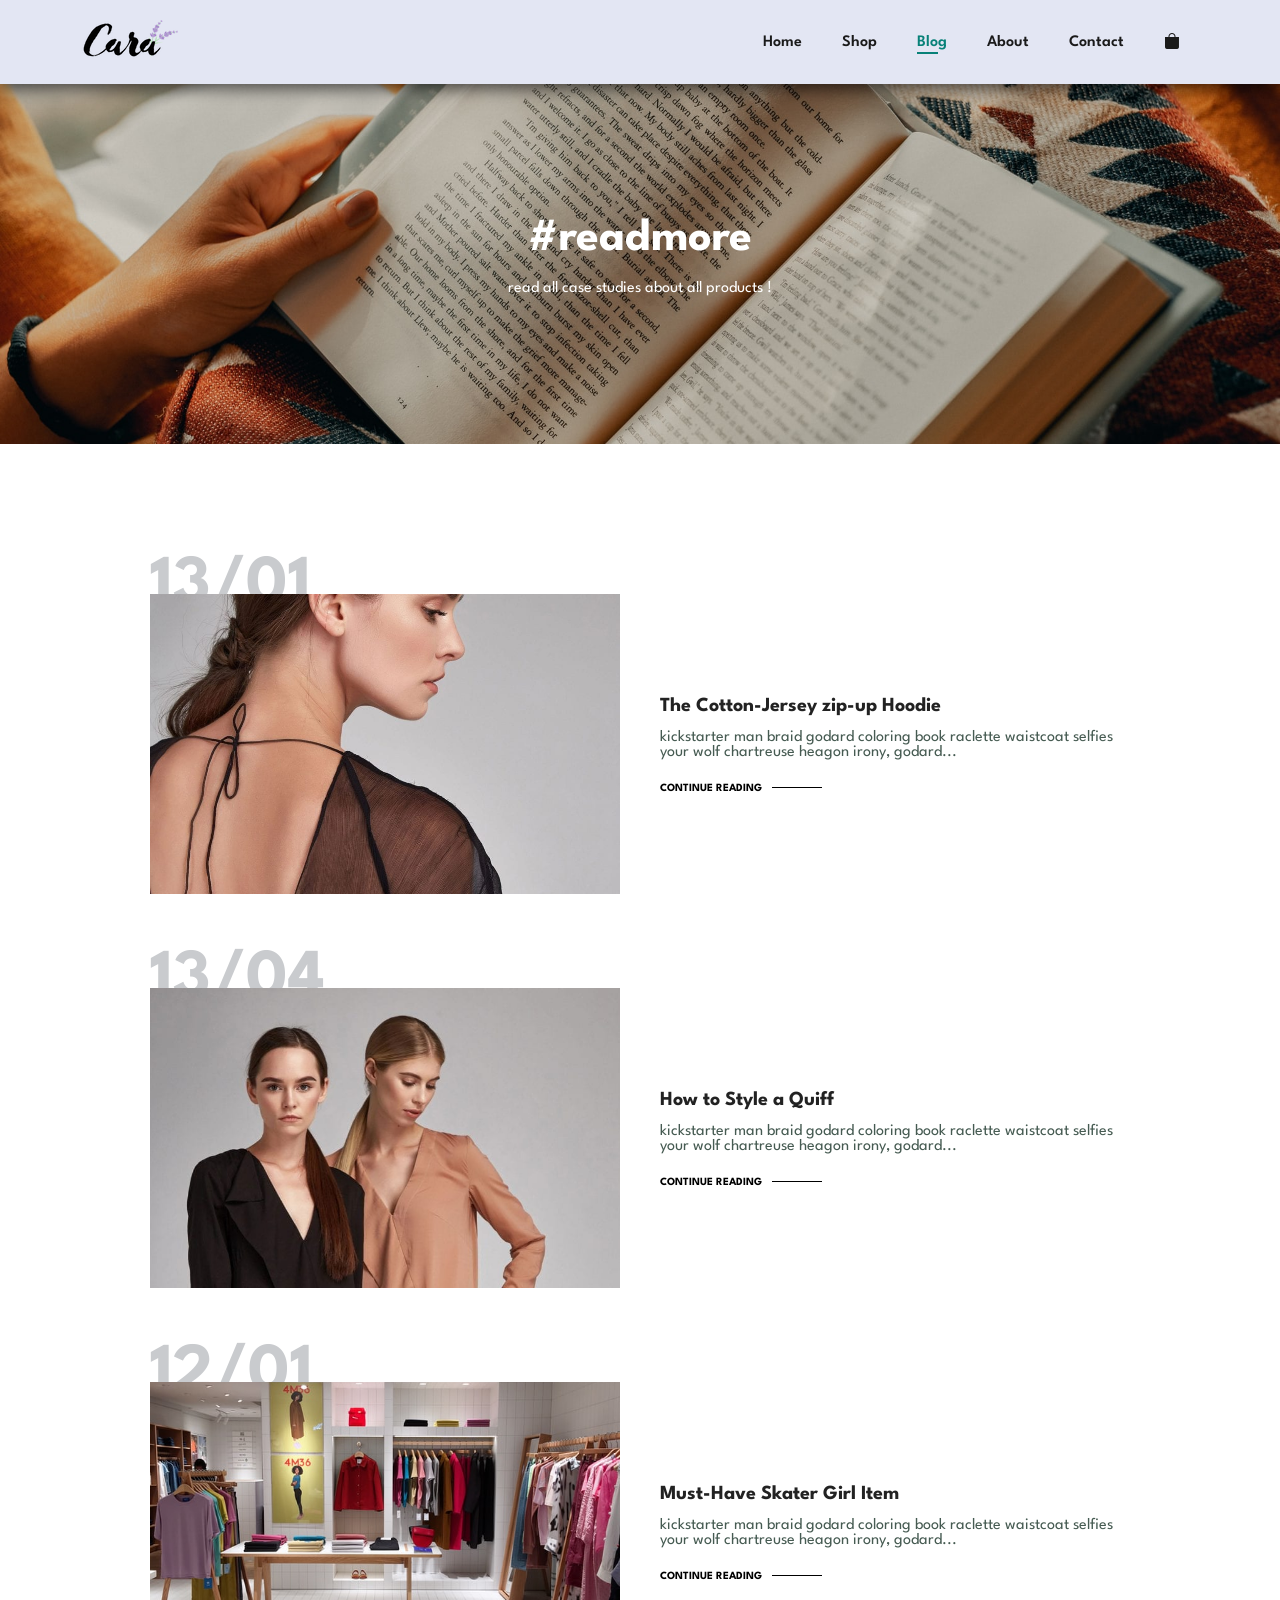
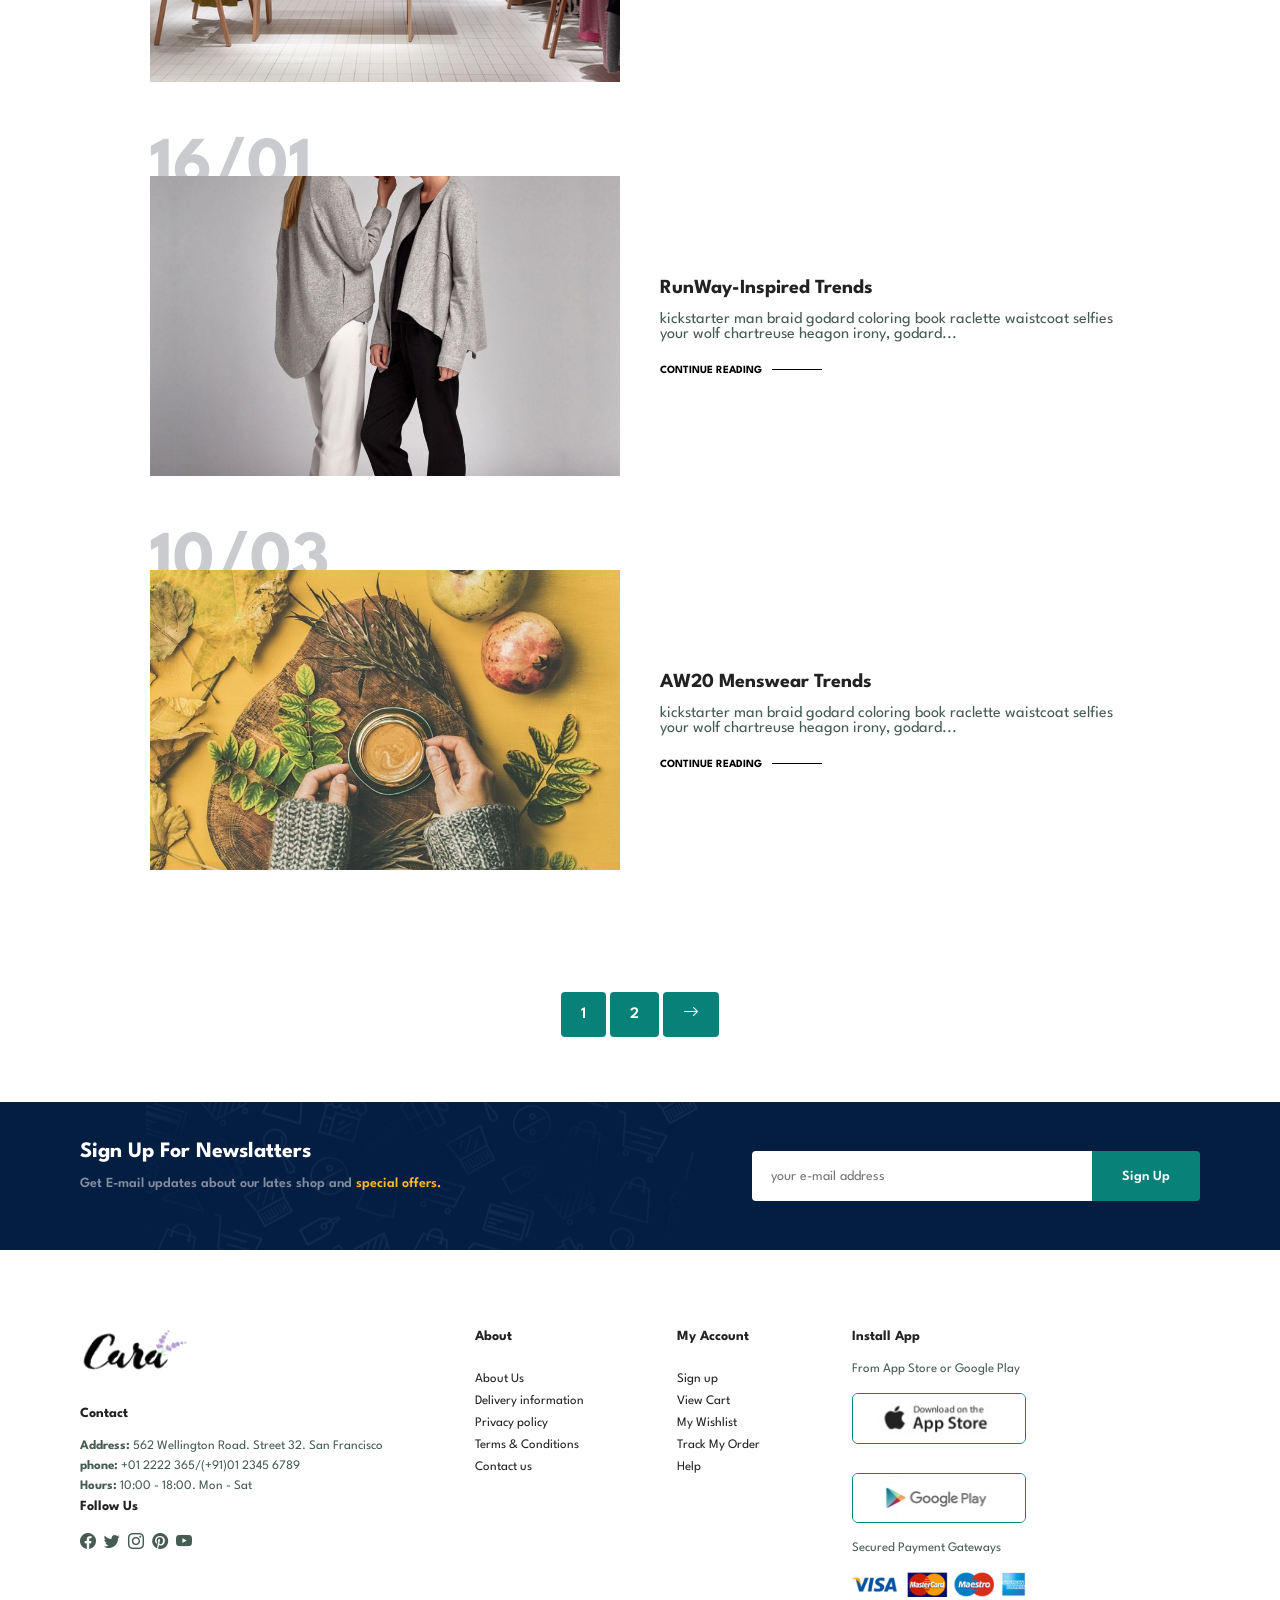
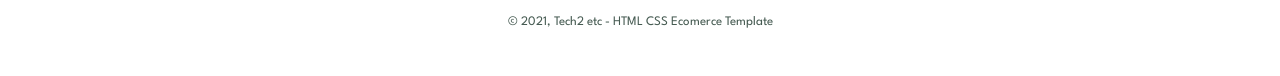
<file: Ecommerce site/blog.html>
<!DOCTYPE html>
<html lang="en">
<head>
    <meta charset="UTF-8">
    <meta name="viewport" content="width=device-width, initial-scale=1.0">
    <title>Ecommerce</title>
    <link rel="stylesheet" href="https://cdn.jsdelivr.net/npm/bootstrap-icons@1.11.3/font/bootstrap-icons.min.css">
    <link rel="stylesheet" href="style.css">
</head>
<body>
    <section id="header">
        <a href="#"><img src="img/logo.png" class="logo" alt=""></a>
        
        <div>
            <ul class="navbar">
                <li><a href="index.html" >Home</a></li>
                <li><a href="shop.html">Shop</a></li>
                <li><a href="blog.html" id="active">Blog</a></li>
                <li><a href="about.html">About</a></li>
                <li><a href="contact.html">Contact</a></li>
                <li id="lg-bag"><a href="cart.html"><i class="bi bi-bag-fill"></i></a></li> 
                <a href="#" id="close"><i class="bi bi-x-lg"></i></a>
            </ul>
        </div>

        <div id="mobile">
            <a href="cart.html"><i class="bi bi-bag-fill"></i></a>
            <i id="bar" class="bi bi-list"></i>
        </div>
    </section>

    <section id="shop-hero" class="blog-page">
         <h2>#readmore</h2>
         <p>read all case studies about all products !</p>
    </section>

    <section id="blog">
        <div class="blog-box">
            <div class="blog-img">
                <img src="img/blog/b1.jpg" alt="">
            </div>
            <div class="blog-detail">
                <h4>The Cotton-Jersey zip-up Hoodie</h4>
                <p>kickstarter man braid godard coloring book raclette waistcoat selfies your
                    wolf chartreuse heagon irony, godard...
                </p>
                <a href="#">CONTINUE READING</a>
            </div>
            <h1>13/01</h1>
        </div>

        <div class="blog-box">
            <div class="blog-img">
                <img src="img/blog/b2.jpg" alt="">
            </div>
            <div class="blog-detail">
                <h4>How to Style a Quiff </h4>
                <p>kickstarter man braid godard coloring book raclette waistcoat selfies your
                    wolf chartreuse heagon irony, godard...
                </p>
                <a href="#">CONTINUE READING</a>
            </div>
            <h1>13/04</h1>
        </div>

        <div class="blog-box">
            <div class="blog-img">
                <img src="img/blog/b3.jpg" alt="">
            </div>
            <div class="blog-detail">
                <h4>Must-Have Skater Girl Item</h4>
                <p>kickstarter man braid godard coloring book raclette waistcoat selfies your
                    wolf chartreuse heagon irony, godard...
                </p>
                <a href="#">CONTINUE READING</a>
            </div>
            <h1>12/01</h1>
        </div>

        <div class="blog-box">
            <div class="blog-img">
                <img src="img/blog/b4.jpg" alt="">
            </div>
            <div class="blog-detail">
                <h4>RunWay-Inspired Trends</h4>
                <p>kickstarter man braid godard coloring book raclette waistcoat selfies your
                    wolf chartreuse heagon irony, godard...
                </p>
                <a href="#">CONTINUE READING</a>
            </div>
            <h1>16/01</h1>
        </div>

        <div class="blog-box">
            <div class="blog-img">
                <img src="img/blog/b6.jpg" alt="">
            </div>
            <div class="blog-detail">
                <h4>AW20 Menswear Trends</h4>
                <p>kickstarter man braid godard coloring book raclette waistcoat selfies your
                    wolf chartreuse heagon irony, godard...
                </p>
                <a href="#">CONTINUE READING</a>
            </div>
            <h1>10/03</h1>
        </div>
    </section>

    <section id="pagination" class="section-p1">
        <a href="#">1</a>
        <a href="#">2</a>
        <a href="#"><i class="bi bi-arrow-right"></i></a>
    </section>

    <section id="news-letter"  class="section-p1 section-m1">
        <div class="news-text">
            <h4>Sign Up For Newslatters</h4>
            <p>Get E-mail updates about our lates shop and <span>special offers.</span></p>
        </div>

        <div class="form">
            <input type="text" placeholder="your e-mail address">
            <button class="normal">Sign Up</button>
        </div>
    </section>

    <footer class="section-p1">
        <div class="contact">
            <img src="img/logo.png" class="logo" alt="">
            <h4>Contact</h4>
            <p><strong>Address: </strong>562 Wellington Road. Street 32. San Francisco</p>
            <p> <strong>phone: </strong>+01 2222 365/(+91)01 2345 6789</p>
            <p><strong>Hours: </strong>10:00 - 18:00. Mon - Sat</p>
            <div class="follow">
                <h4>Follow Us</h4>
                <i class="bi bi-facebook"></i>
                <i class="bi bi-twitter"></i>
                <i class="bi bi-instagram"></i>
                <i class="bi bi-pinterest"></i>
                <i class="bi bi-youtube"></i>
            </div>
            

        </div>

        <div class="about-account">
            <h4>About</h4>
            <a href="#">About Us</a>
            <a href="#">Delivery information</a>
            <a href="#">Privacy policy</a>
            <a href="#">Terms & Conditions</a>
            <a href="#">Contact us</a>
        </div>

        <div class="about-account">
            <h4>My Account</h4>
            <a href="#">Sign up</a>
            <a href="#">View Cart</a>
            <a href="#">My Wishlist</a>
            <a href="#">Track My Order</a>
            <a href="#">Help</a>
        </div>

        <div class="install">
            <h4>Install App</h4>
            <p>From App Store or Google Play</p>
            <div class="rows">
                <img src="img/pay/app.jpg" alt="">
                <img src="img/pay/play.jpg" alt="">
            </div>
            
            <p>Secured Payment Gateways</p>
            <img src="img/pay/pay.png" alt="">

        </div>

        <div class="copyright">
            <p>&copy; 2021, Tech2 etc - HTML CSS Ecomerce Template</p>
        </div>
        
    </footer>

    <script src="./script.js"></script>
</body>
</html>
</file>
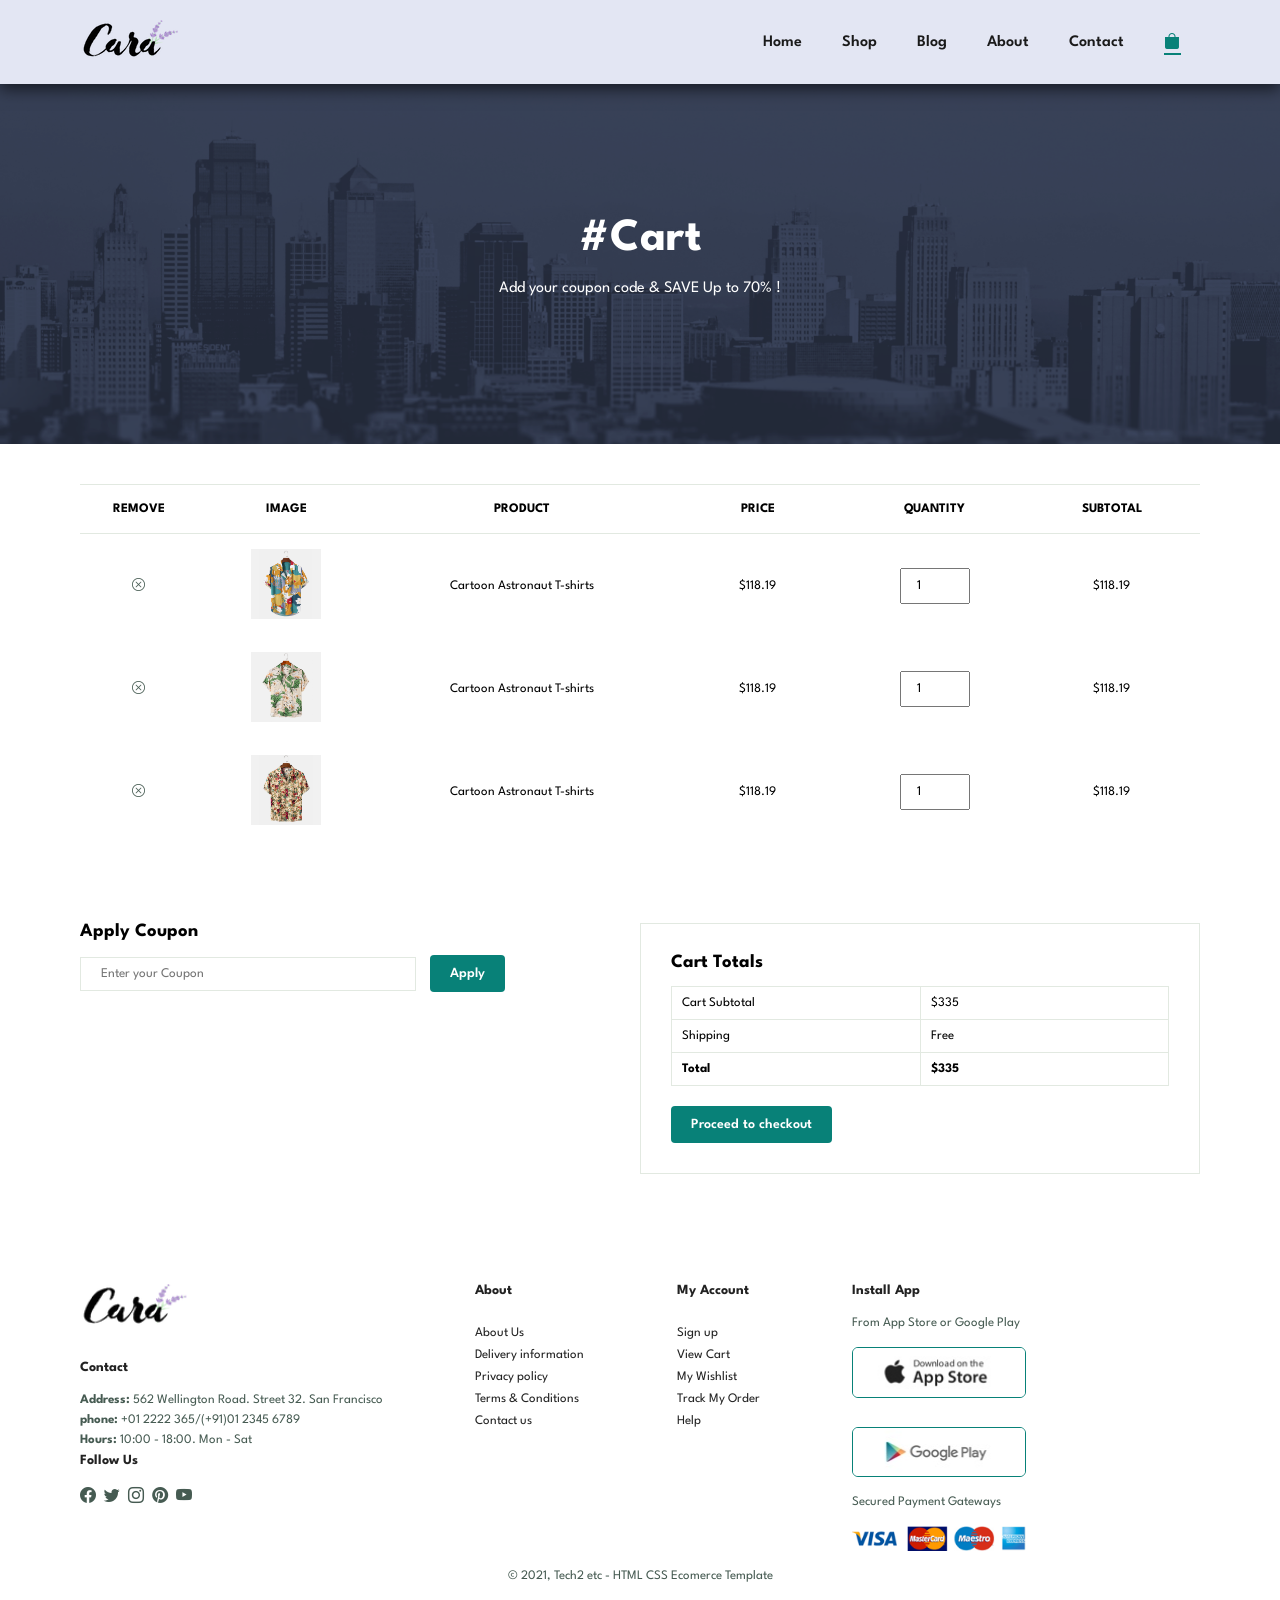
<file: Ecommerce site/cart.html>
<!DOCTYPE html>
<html lang="en">
<head>
    <meta charset="UTF-8">
    <meta name="viewport" content="width=device-width, initial-scale=1.0">
    <title>Ecommerce</title>
    <link rel="stylesheet" href="https://cdn.jsdelivr.net/npm/bootstrap-icons@1.11.3/font/bootstrap-icons.min.css">
    <link rel="stylesheet" href="style.css">
</head>
<body>
    <section id="header">
        <a href="#"><img src="img/logo.png" class="logo" alt=""></a>
        
        <div>
            <ul class="navbar">
                <li><a href="index.html" >Home</a></li>
                <li><a href="shop.html">Shop</a></li>
                <li><a href="blog.html">Blog</a></li>
                <li><a href="about.html">About</a></li>
                <li><a href="contact.html" >Contact</a></li>
                <li id="lg-bag"><a href="cart.html" id="active"><i class="bi bi-bag-fill"></i></a></li> 
                <a href="#" id="close"><i class="bi bi-x-lg"></i></a>
            </ul>
        </div>

        <div id="mobile">
            <a href="cart.html"><i class="bi bi-bag-fill"></i></a>
            <i id="bar" class="bi bi-list"></i>
        </div>
    </section>

    <section id="shop-hero" class="about-page">
         <h2>#Cart</h2>
         <p>Add your coupon code & SAVE Up to 70% !</p>
    </section>

    <section id="cart"  class="section-p1">
        <table width="100%">
            <thead>
                <tr>
                    <td>remove</td>
                    <td>image</td>
                    <td>product</td>
                    <td>price</td>
                    <td>quantity</td>
                    <td>subtotal</td>
                </tr>
            </thead>

            <tbody>
                <tr>
                    <td><a href="#"><i class="bi bi-x-circle"></i></a></td>
                    <td><img src="img/products/f1.jpg" alt=""></td>
                    <td>Cartoon Astronaut T-shirts</td>
                    <td>$118.19</td>
                    <td><input type="number" value="1"></td>
                    <td>$118.19</td>
                </tr>

                <tr>
                    <td><a href="#"><i class="bi bi-x-circle"></i></a></td>
                    <td><img src="img/products/f2.jpg" alt=""></td>
                    <td>Cartoon Astronaut T-shirts</td>
                    <td>$118.19</td>
                    <td><input type="number" value="1"></td>
                    <td>$118.19</td>
                </tr>

                <tr>
                    <td><a href="#"><i class="bi bi-x-circle"></i></a></td>
                    <td><img src="img/products/f3.jpg" alt=""></td>
                    <td>Cartoon Astronaut T-shirts</td>
                    <td>$118.19</td>
                    <td><input type="number" value="1"></td>
                    <td>$118.19</td>
                </tr>
            </tbody>
        </table>
    </section>

    <section id="coupon"  class="section-p1">
        <div class="coupon-detail">
            <h3>Apply Coupon</h3>
            <input type="text" placeholder="Enter your Coupon">
            <button class="normal">Apply</button>
        </div>

        <div class="coupon-table">
            <h3>Cart Totals</h3>
            <table>
                
                    <tr>
                        <td>Cart Subtotal</td>
                        <td>$335</td>
                    </tr>
                    <tr>
                        <td>Shipping</td>
                        <td>Free</td>
                    </tr>
                    <tr>
                        <td><strong>Total</strong></td>
                        <td><strong>$335</strong></td>
                    </tr>
                
            </table>
            <button class="normal">Proceed to checkout</button>
        </div>
    </section>

 

    <footer class="section-p1">
        <div class="contact">
            <img src="img/logo.png" class="logo" alt="">
            <h4>Contact</h4>
            <p><strong>Address: </strong>562 Wellington Road. Street 32. San Francisco</p>
            <p> <strong>phone: </strong>+01 2222 365/(+91)01 2345 6789</p>
            <p><strong>Hours: </strong>10:00 - 18:00. Mon - Sat</p>
            <div class="follow">
                <h4>Follow Us</h4>
                <i class="bi bi-facebook"></i>
                <i class="bi bi-twitter"></i>
                <i class="bi bi-instagram"></i>
                <i class="bi bi-pinterest"></i>
                <i class="bi bi-youtube"></i>
            </div>
            

        </div>

        <div class="about-account">
            <h4>About</h4>
            <a href="#">About Us</a>
            <a href="#">Delivery information</a>
            <a href="#">Privacy policy</a>
            <a href="#">Terms & Conditions</a>
            <a href="#">Contact us</a>
        </div>

        <div class="about-account">
            <h4>My Account</h4>
            <a href="#">Sign up</a>
            <a href="#">View Cart</a>
            <a href="#">My Wishlist</a>
            <a href="#">Track My Order</a>
            <a href="#">Help</a>
        </div>

        <div class="install">
            <h4>Install App</h4>
            <p>From App Store or Google Play</p>
            <div class="rows">
                <img src="img/pay/app.jpg" alt="">
                <img src="img/pay/play.jpg" alt="">
            </div>
            
            <p>Secured Payment Gateways</p>
            <img src="img/pay/pay.png" alt="">

        </div>

        <div class="copyright">
            <p>&copy; 2021, Tech2 etc - HTML CSS Ecomerce Template</p>
        </div>
        
    </footer>



    <script src="./script.js"></script>
</body>
</html>
</file>
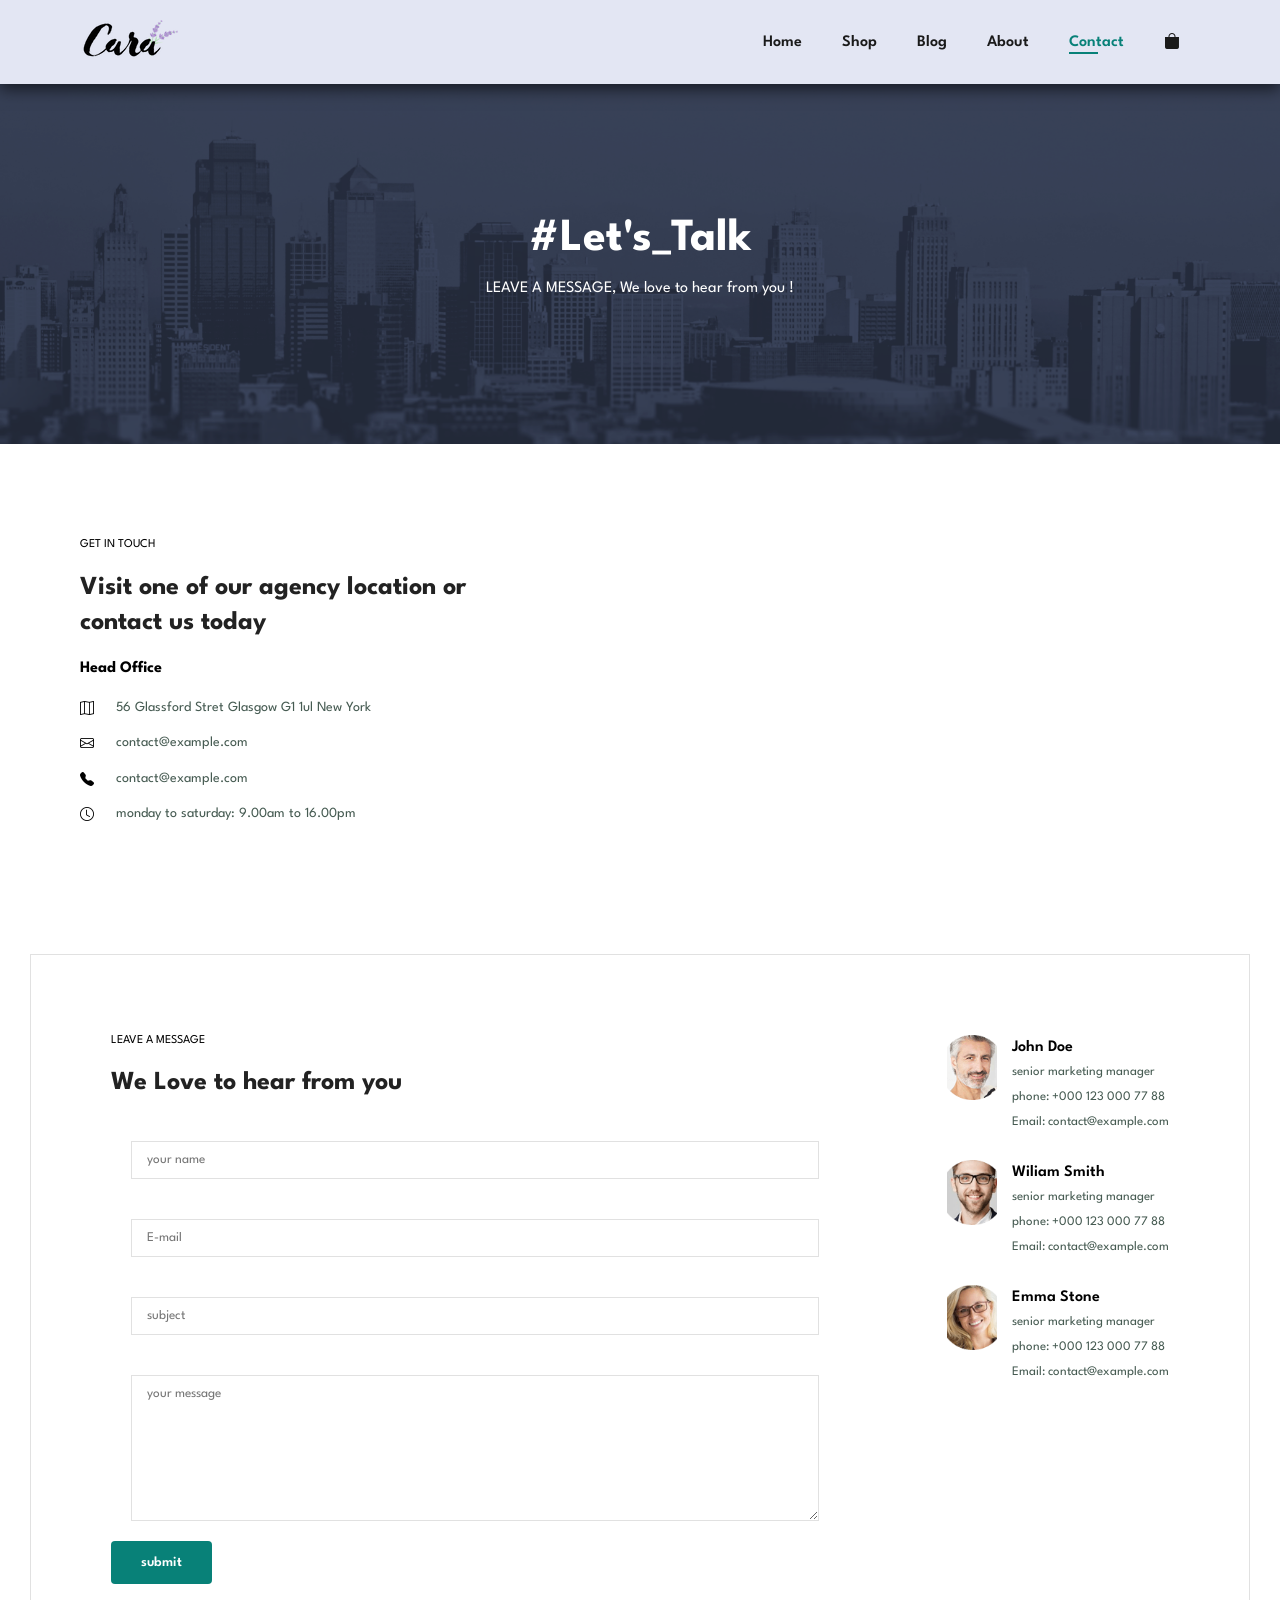
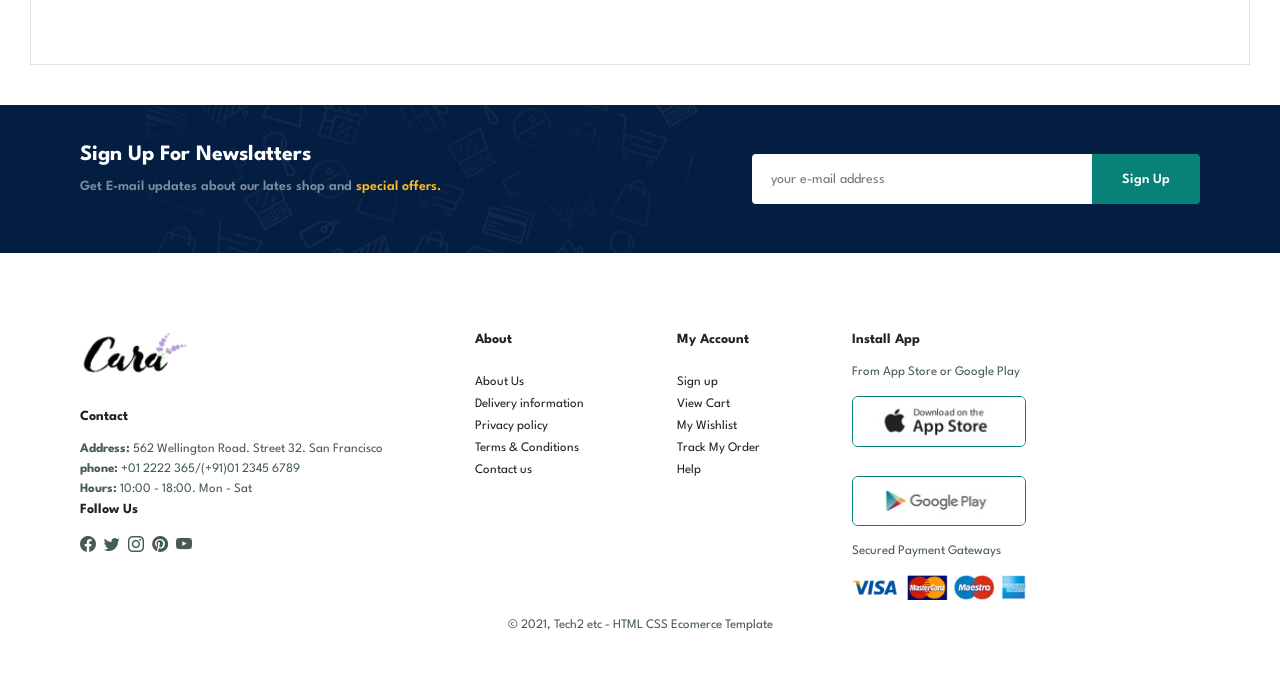
<file: Ecommerce site/contact.html>
<!DOCTYPE html>
<html lang="en">
<head>
    <meta charset="UTF-8">
    <meta name="viewport" content="width=device-width, initial-scale=1.0">
    <title>Ecommerce</title>
    <link rel="stylesheet" href="https://cdn.jsdelivr.net/npm/bootstrap-icons@1.11.3/font/bootstrap-icons.min.css">
    <link rel="stylesheet" href="style.css">
</head>
<body>
    <section id="header">
        <a href="#"><img src="img/logo.png" class="logo" alt=""></a>
        
        <div>
            <ul class="navbar">
                <li><a href="index.html" >Home</a></li>
                <li><a href="shop.html">Shop</a></li>
                <li><a href="blog.html">Blog</a></li>
                <li><a href="about.html">About</a></li>
                <li><a href="contact.html" id="active">Contact</a></li>
                <li id="lg-bag"><a href="cart.html"><i class="bi bi-bag-fill"></i></a></li> 
                <a href="#" id="close"><i class="bi bi-x-lg"></i></a>
            </ul>
        </div>

        <div id="mobile">
            <a href="cart.html"><i class="bi bi-bag-fill"></i></a>
            <i id="bar" class="bi bi-list"></i>
        </div>
    </section>

    <section id="shop-hero" class="about-page">
         <h2>#Let's_Talk</h2>
         <p>LEAVE A MESSAGE, We love to hear from you !</p>
    </section>

    <section id="contact" class="section-p1">
        <div class="contact-detail">
            <span>GET IN TOUCH</span>
            <h2>Visit one of our agency location or contact us today</h2>
            <h3>Head Office</h3>
       
        <div>
            <li>
                <i class="bi bi-map"></i>
                <p>56 Glassford Stret Glasgow G1 1ul New York</p>
            </li>

            <li>
                <i class="bi bi-envelope"></i>
                <p>contact@example.com</p>
            </li>

            <li>
                <i class="bi bi-telephone-fill"></i>
                <p>contact@example.com</p> 
            </li>

            <li>
                <i class="bi bi-clock"></i>
                <p>monday to saturday: 9.00am to 16.00pm</p>
            </li>
        </div>
    </div>

    <div class="map">
        <iframe src="https://www.google.com/maps/embed?pb=!1m18!1m12!1m3!1d2469.6872164482356!2d-1.
        2570928240568269!3d51.757042871871086!2m3!1f0!2f0!3f0!3m2!1i1024!2i768!4f13.
        1!3m3!1m2!1s0x4876c6a9ef8c485b%3A0xd2ff1883a001afed!2sUniversity%20of%20Oxford!5e0!3m2!1sen!
        2set!4v1723372687775!5m2!1sen!2set" width="600" height="450" style="border:0;" allowfullscreen="" 
        loading="lazy" referrerpolicy="no-referrer-when-downgrade"></iframe>
    </div>

    </section>

    <section id="form">
        <form action="">
            <span>LEAVE A MESSAGE</span>
            <h2>We Love to hear from you</h2>
            <input type="text" placeholder="your name">
            <input type="e-mail" placeholder="E-mail">
            <input type="text" placeholder="subject">
            <textarea name="" id="" rows="10" cols="30" placeholder="your message"></textarea>
            <button class="normal">submit</button>
        </form>

        <div class="people">
            <div>
                <img src="img/people/1.png" alt="">
                <p><span>John Doe</span>senior marketing manager <br>phone: +000 123 000 77 88
                <br>Email: contact@example.com</p>
            </div>

            <div>
                <img src="img/people/2.png" alt="">
                <p><span>Wiliam Smith</span>senior marketing manager <br>phone: +000 123 000 77 88
                <br>Email: contact@example.com</p>
            </div>

            <div>
                <img src="img/people/3.png" alt="">
                <p><span>Emma Stone</span>senior marketing manager <br>phone: +000 123 000 77 88
                <br>Email: contact@example.com</p>
            </div>
        </div>
    </section>


    <section id="news-letter"  class="section-p1 section-m1">
        <div class="news-text">
            <h4>Sign Up For Newslatters</h4>
            <p>Get E-mail updates about our lates shop and <span>special offers.</span></p>
        </div>

        <div class="form">
            <input type="text" placeholder="your e-mail address">
            <button class="normal">Sign Up</button>
        </div>
    </section>

    <footer class="section-p1">
        <div class="contact">
            <img src="img/logo.png" class="logo" alt="">
            <h4>Contact</h4>
            <p><strong>Address: </strong>562 Wellington Road. Street 32. San Francisco</p>
            <p> <strong>phone: </strong>+01 2222 365/(+91)01 2345 6789</p>
            <p><strong>Hours: </strong>10:00 - 18:00. Mon - Sat</p>
            <div class="follow">
                <h4>Follow Us</h4>
                <i class="bi bi-facebook"></i>
                <i class="bi bi-twitter"></i>
                <i class="bi bi-instagram"></i>
                <i class="bi bi-pinterest"></i>
                <i class="bi bi-youtube"></i>
            </div>
            

        </div>

        <div class="about-account">
            <h4>About</h4>
            <a href="#">About Us</a>
            <a href="#">Delivery information</a>
            <a href="#">Privacy policy</a>
            <a href="#">Terms & Conditions</a>
            <a href="#">Contact us</a>
        </div>

        <div class="about-account">
            <h4>My Account</h4>
            <a href="#">Sign up</a>
            <a href="#">View Cart</a>
            <a href="#">My Wishlist</a>
            <a href="#">Track My Order</a>
            <a href="#">Help</a>
        </div>

        <div class="install">
            <h4>Install App</h4>
            <p>From App Store or Google Play</p>
            <div class="rows">
                <img src="img/pay/app.jpg" alt="">
                <img src="img/pay/play.jpg" alt="">
            </div>
            
            <p>Secured Payment Gateways</p>
            <img src="img/pay/pay.png" alt="">

        </div>

        <div class="copyright">
            <p>&copy; 2021, Tech2 etc - HTML CSS Ecomerce Template</p>
        </div>
        
    </footer>



    <script src="./script.js"></script>
</body>
</html>
</file>
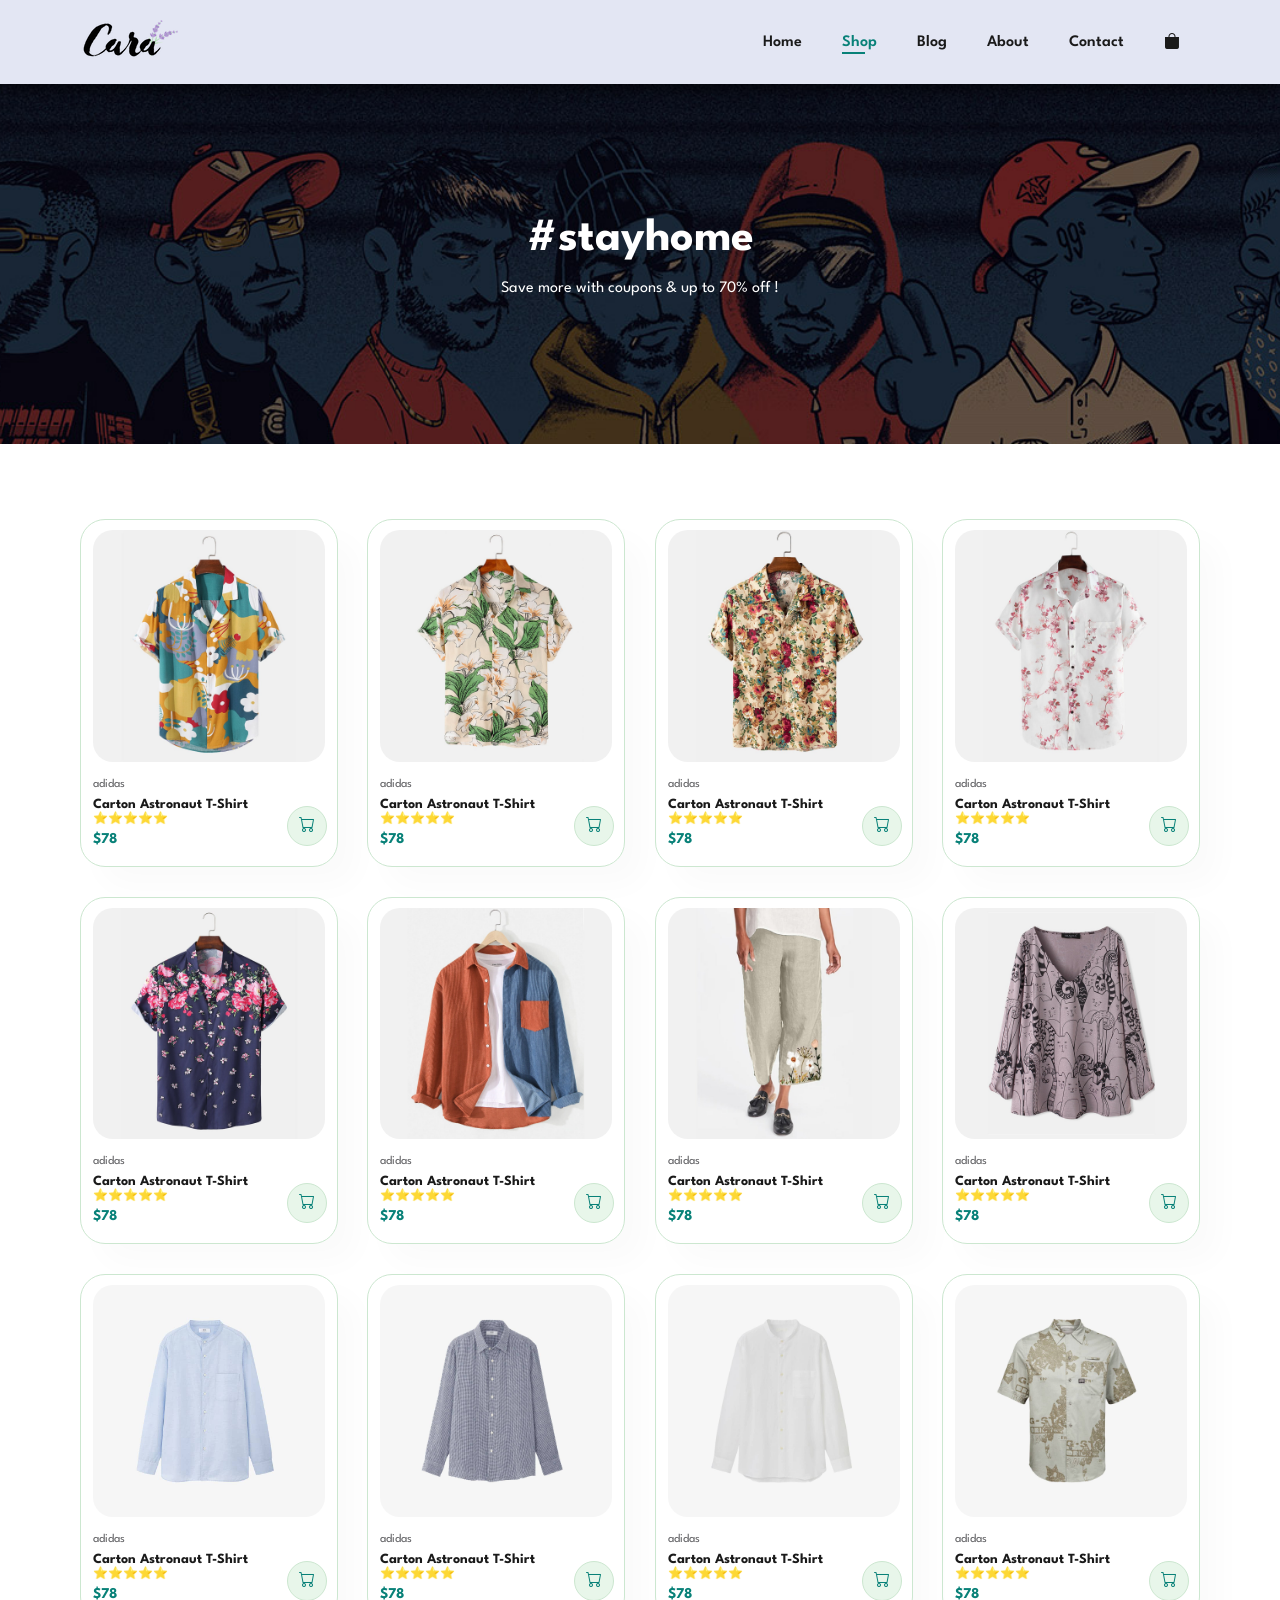
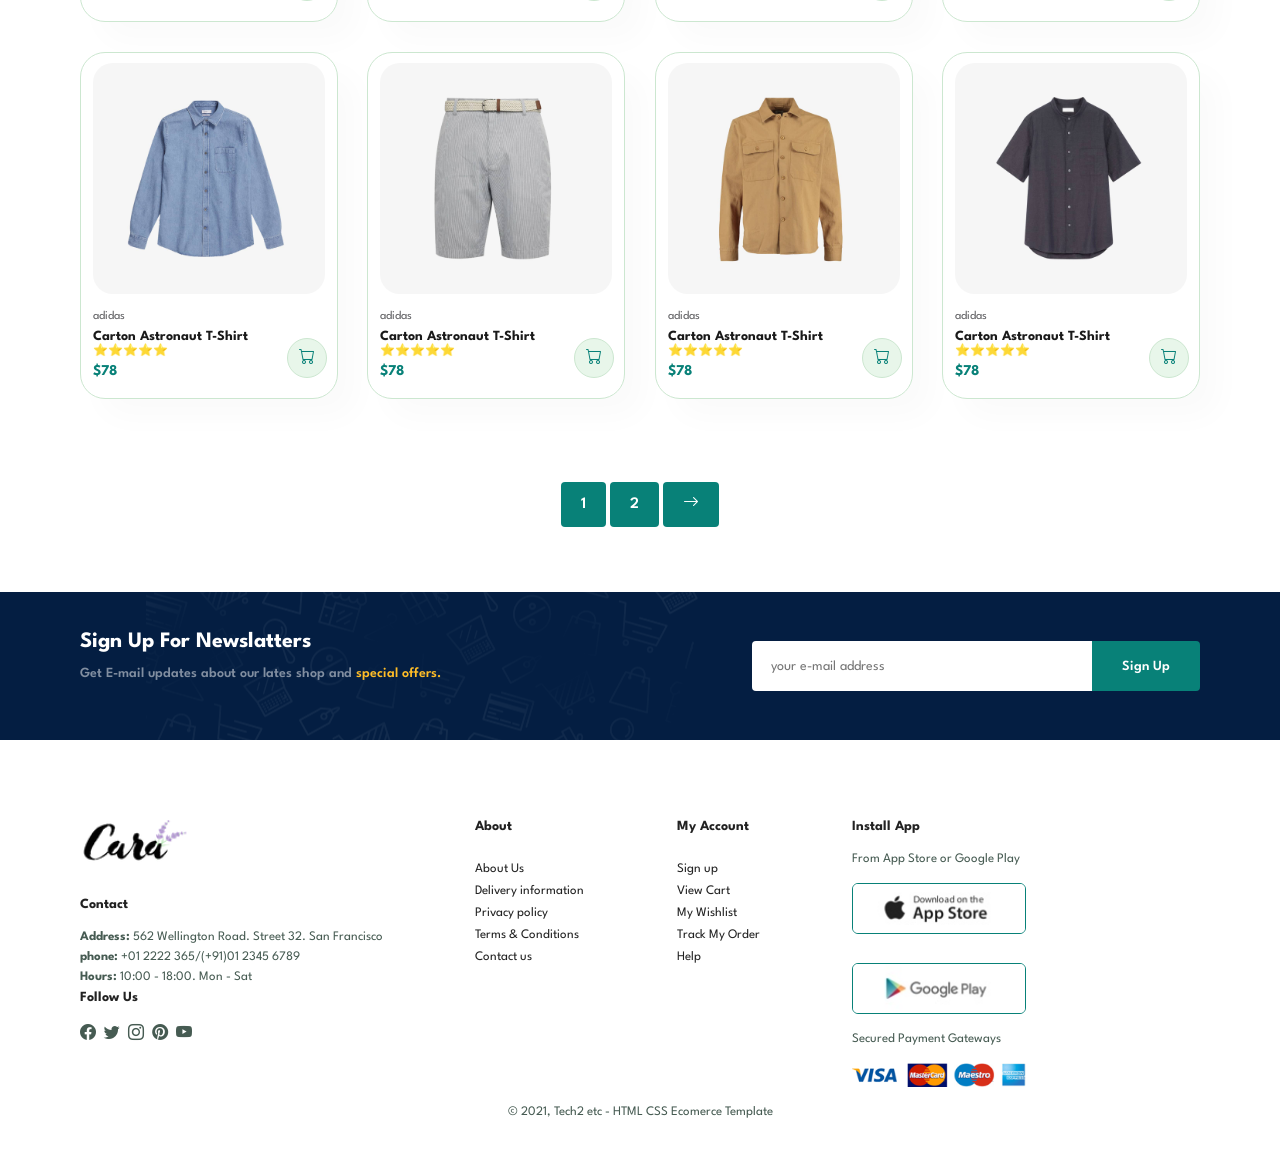
<file: Ecommerce site/shop.html>
<!DOCTYPE html>
<html lang="en">
<head>
    <meta charset="UTF-8">
    <meta name="viewport" content="width=device-width, initial-scale=1.0">
    <title>Ecommerce</title>
    <link rel="stylesheet" href="https://cdn.jsdelivr.net/npm/bootstrap-icons@1.11.3/font/bootstrap-icons.min.css">
    <link rel="stylesheet" href="style.css">
</head>
<body>
    <section id="header">
        <a href="#"><img src="img/logo.png" class="logo" alt=""></a>
        
        <div>
            <ul class="navbar">
                <li><a href="index.html" >Home</a></li>
                <li><a href="shop.html" id="active">Shop</a></li>
                <li><a href="blog.html">Blog</a></li>
                <li><a href="about.html">About</a></li>
                <li><a href="contact.html">Contact</a></li>
                <li id="lg-bag"><a href="cart.html"><i class="bi bi-bag-fill"></i></a></li> 
                <a href="#" id="close"><i class="bi bi-x-lg"></i></a>
            </ul>
        </div>

        <div id="mobile">
            <a href="cart.html"><i class="bi bi-bag-fill"></i></a>
            <i id="bar" class="bi bi-list"></i>
        </div>
    </section>

    <section id="shop-hero">
         <h2>#stayhome</h2>
         <p>Save more with coupons & up to 70% off !</p>
    </section>

    <section id="product1" class="section-p1">

        <div class="pro-container">
            <div class="pro" onclick="window.location.href='single p.html'">
                <img src="img/products/f1.jpg" alt="">
                <div class="des">
                    <span>adidas</span>
                    <h5>Carton Astronaut T-Shirt</h5>
                    <div class="star">
                        ⭐⭐⭐⭐⭐
                    </div>
                    <h4>$78</h4>
                </div>
                <a href="#"><i class="bi bi-cart cart-filling"></i></a>
            </div>

            <div class="pro" onclick="window.location.href='single p.html'">
                <img src="img/products/f2.jpg" alt="">
                <div class="des">
                    <span>adidas</span>
                    <h5>Carton Astronaut T-Shirt</h5>
                    <div class="star">
                        ⭐⭐⭐⭐⭐
                    </div>
                    <h4>$78</h4>
                </div>
                <a href="#"><i class="bi bi-cart cart-filling"></i></a>
            </div>

            <div class="pro" onclick="window.location.href='single p.html'">
                <img src="img/products/f3.jpg" alt="">
                <div class="des">
                    <span>adidas</span>
                    <h5>Carton Astronaut T-Shirt</h5>
                    <div class="star">
                        ⭐⭐⭐⭐⭐
                    </div>
                    <h4>$78</h4>
                </div>
                <a href="#"><i class="bi bi-cart cart-filling"></i></a>
            </div>

            <div class="pro" onclick="window.location.href='single p.html'">
                <img src="img/products/f4.jpg" alt="">
                <div class="des">
                    <span>adidas</span>
                    <h5>Carton Astronaut T-Shirt</h5>
                    <div class="star">
                        ⭐⭐⭐⭐⭐
                    </div>
                    <h4>$78</h4>
                </div>
                <a href="#"><i class="bi bi-cart cart-filling"></i></a>
            </div>
        </div>


        <div class="pro-collection">
             <div class="pro">
                <img src="img/products/f5.jpg" alt="">
                <div class="des">
                    <span>adidas</span>
                    <h5>Carton Astronaut T-Shirt</h5>
                    <div class="star">
                        ⭐⭐⭐⭐⭐
                    </div>
                    <h4>$78</h4>
                </div>
                <a href="#"><i class="bi bi-cart cart-filling"></i></a>
            </div>

            <div class="pro">
                <img src="img/products/f6.jpg" alt="">
                <div class="des">
                    <span>adidas</span>
                    <h5>Carton Astronaut T-Shirt</h5>
                    <div class="star">
                        ⭐⭐⭐⭐⭐
                    </div>
                    <h4>$78</h4>
                </div>
                <a href="#"><i class="bi bi-cart cart-filling"></i></a>
            </div>

            <div class="pro">
                <img src="img/products/f7.jpg" alt="">
                <div class="des">
                    <span>adidas</span>
                    <h5>Carton Astronaut T-Shirt</h5>
                    <div class="star">
                        ⭐⭐⭐⭐⭐
                    </div>
                    <h4>$78</h4>
                </div>
                <a href="#"><i class="bi bi-cart cart-filling"></i></a>
            </div>

            <div class="pro">
                <img src="img/products/f8.jpg" alt="">
                <div class="des">
                    <span>adidas</span>
                    <h5>Carton Astronaut T-Shirt</h5>
                    <div class="star">
                        ⭐⭐⭐⭐⭐
                    </div>
                    <h4>$78</h4>
                </div>
                <a href="#"><i class="bi bi-cart cart-filling"></i></a>
            </div>

            <div class="pro">
                <img src="img/products/n1.jpg" alt="">
                <div class="des">
                    <span>adidas</span>
                    <h5>Carton Astronaut T-Shirt</h5>
                    <div class="star">
                        ⭐⭐⭐⭐⭐
                    </div>
                    <h4>$78</h4>
                </div>
                <a href="#"><i class="bi bi-cart cart-filling"></i></a>
            </div>

            <div class="pro">
                <img src="img/products/n2.jpg" alt="">
                <div class="des">
                    <span>adidas</span>
                    <h5>Carton Astronaut T-Shirt</h5>
                    <div class="star">
                        ⭐⭐⭐⭐⭐
                    </div>
                    <h4>$78</h4>
                </div>
                <a href="#"><i class="bi bi-cart cart-filling"></i></a>
            </div>

            <div class="pro">
                <img src="img/products/n3.jpg" alt="">
                <div class="des">
                    <span>adidas</span>
                    <h5>Carton Astronaut T-Shirt</h5>
                    <div class="star">
                        ⭐⭐⭐⭐⭐
                    </div>
                    <h4>$78</h4>
                </div>
                <a href="#"><i class="bi bi-cart cart-filling"></i></a>
            </div>

            <div class="pro">
                <img src="img/products/n4.jpg" alt="">
                <div class="des">
                    <span>adidas</span>
                    <h5>Carton Astronaut T-Shirt</h5>
                    <div class="star">
                        ⭐⭐⭐⭐⭐
                    </div>
                    <h4>$78</h4>
                </div>
                <a href="#"><i class="bi bi-cart cart-filling"></i></a>
            </div>
        </div>


        <div class="pro-collection">
             <div class="pro">
                <img src="img/products/n5.jpg" alt="">
                <div class="des">
                    <span>adidas</span>
                    <h5>Carton Astronaut T-Shirt</h5>
                    <div class="star">
                        ⭐⭐⭐⭐⭐
                    </div>
                    <h4>$78</h4>
                </div>
                <a href="#"><i class="bi bi-cart cart-filling"></i></a>
            </div>

            <div class="pro">
                <img src="img/products/n6.jpg" alt="">
                <div class="des">
                    <span>adidas</span>
                    <h5>Carton Astronaut T-Shirt</h5>
                    <div class="star">
                        ⭐⭐⭐⭐⭐
                    </div>
                    <h4>$78</h4>
                </div>
                <a href="#"><i class="bi bi-cart cart-filling"></i></a>
            </div>

            <div class="pro">
                <img src="img/products/n7.jpg" alt="">
                <div class="des">
                    <span>adidas</span>
                    <h5>Carton Astronaut T-Shirt</h5>
                    <div class="star">
                        ⭐⭐⭐⭐⭐
                    </div>
                    <h4>$78</h4>
                </div>
                <a href="#"><i class="bi bi-cart cart-filling"></i></a>
            </div>

            <div class="pro">
                <img src="img/products/n8.jpg" alt="">
                <div class="des">
                    <span>adidas</span>
                    <h5>Carton Astronaut T-Shirt</h5>
                    <div class="star">
                        ⭐⭐⭐⭐⭐
                    </div>
                    <h4>$78</h4>
                </div>
                <a href="#"><i class="bi bi-cart cart-filling"></i></a>
            </div>
        </div>
       
    </section>

    <section id="pagination" class="section-p1">
        <a href="#">1</a>
        <a href="#">2</a>
        <a href="#"><i class="bi bi-arrow-right"></i></a>
    </section>

    <section id="news-letter"  class="section-p1 section-m1">
        <div class="news-text">
            <h4>Sign Up For Newslatters</h4>
            <p>Get E-mail updates about our lates shop and <span>special offers.</span></p>
        </div>

        <div class="form">
            <input type="text" placeholder="your e-mail address">
            <button class="normal">Sign Up</button>
        </div>
    </section>

    <footer class="section-p1">
        <div class="contact">
            <img src="img/logo.png" class="logo" alt="">
            <h4>Contact</h4>
            <p><strong>Address: </strong>562 Wellington Road. Street 32. San Francisco</p>
            <p> <strong>phone: </strong>+01 2222 365/(+91)01 2345 6789</p>
            <p><strong>Hours: </strong>10:00 - 18:00. Mon - Sat</p>
            <div class="follow">
                <h4>Follow Us</h4>
                <i class="bi bi-facebook"></i>
                <i class="bi bi-twitter"></i>
                <i class="bi bi-instagram"></i>
                <i class="bi bi-pinterest"></i>
                <i class="bi bi-youtube"></i>
            </div>
            

        </div>

        <div class="about-account">
            <h4>About</h4>
            <a href="#">About Us</a>
            <a href="#">Delivery information</a>
            <a href="#">Privacy policy</a>
            <a href="#">Terms & Conditions</a>
            <a href="#">Contact us</a>
        </div>

        <div class="about-account">
            <h4>My Account</h4>
            <a href="#">Sign up</a>
            <a href="#">View Cart</a>
            <a href="#">My Wishlist</a>
            <a href="#">Track My Order</a>
            <a href="#">Help</a>
        </div>

        <div class="install">
            <h4>Install App</h4>
            <p>From App Store or Google Play</p>
            <div class="rows">
                <img src="img/pay/app.jpg" alt="">
                <img src="img/pay/play.jpg" alt="">
            </div>
            
            <p>Secured Payment Gateways</p>
            <img src="img/pay/pay.png" alt="">

        </div>

        <div class="copyright">
            <p>&copy; 2021, Tech2 etc - HTML CSS Ecomerce Template</p>
        </div>
        
    </footer>



    <script src="./script.js"></script>
</body>
</html>
</file>
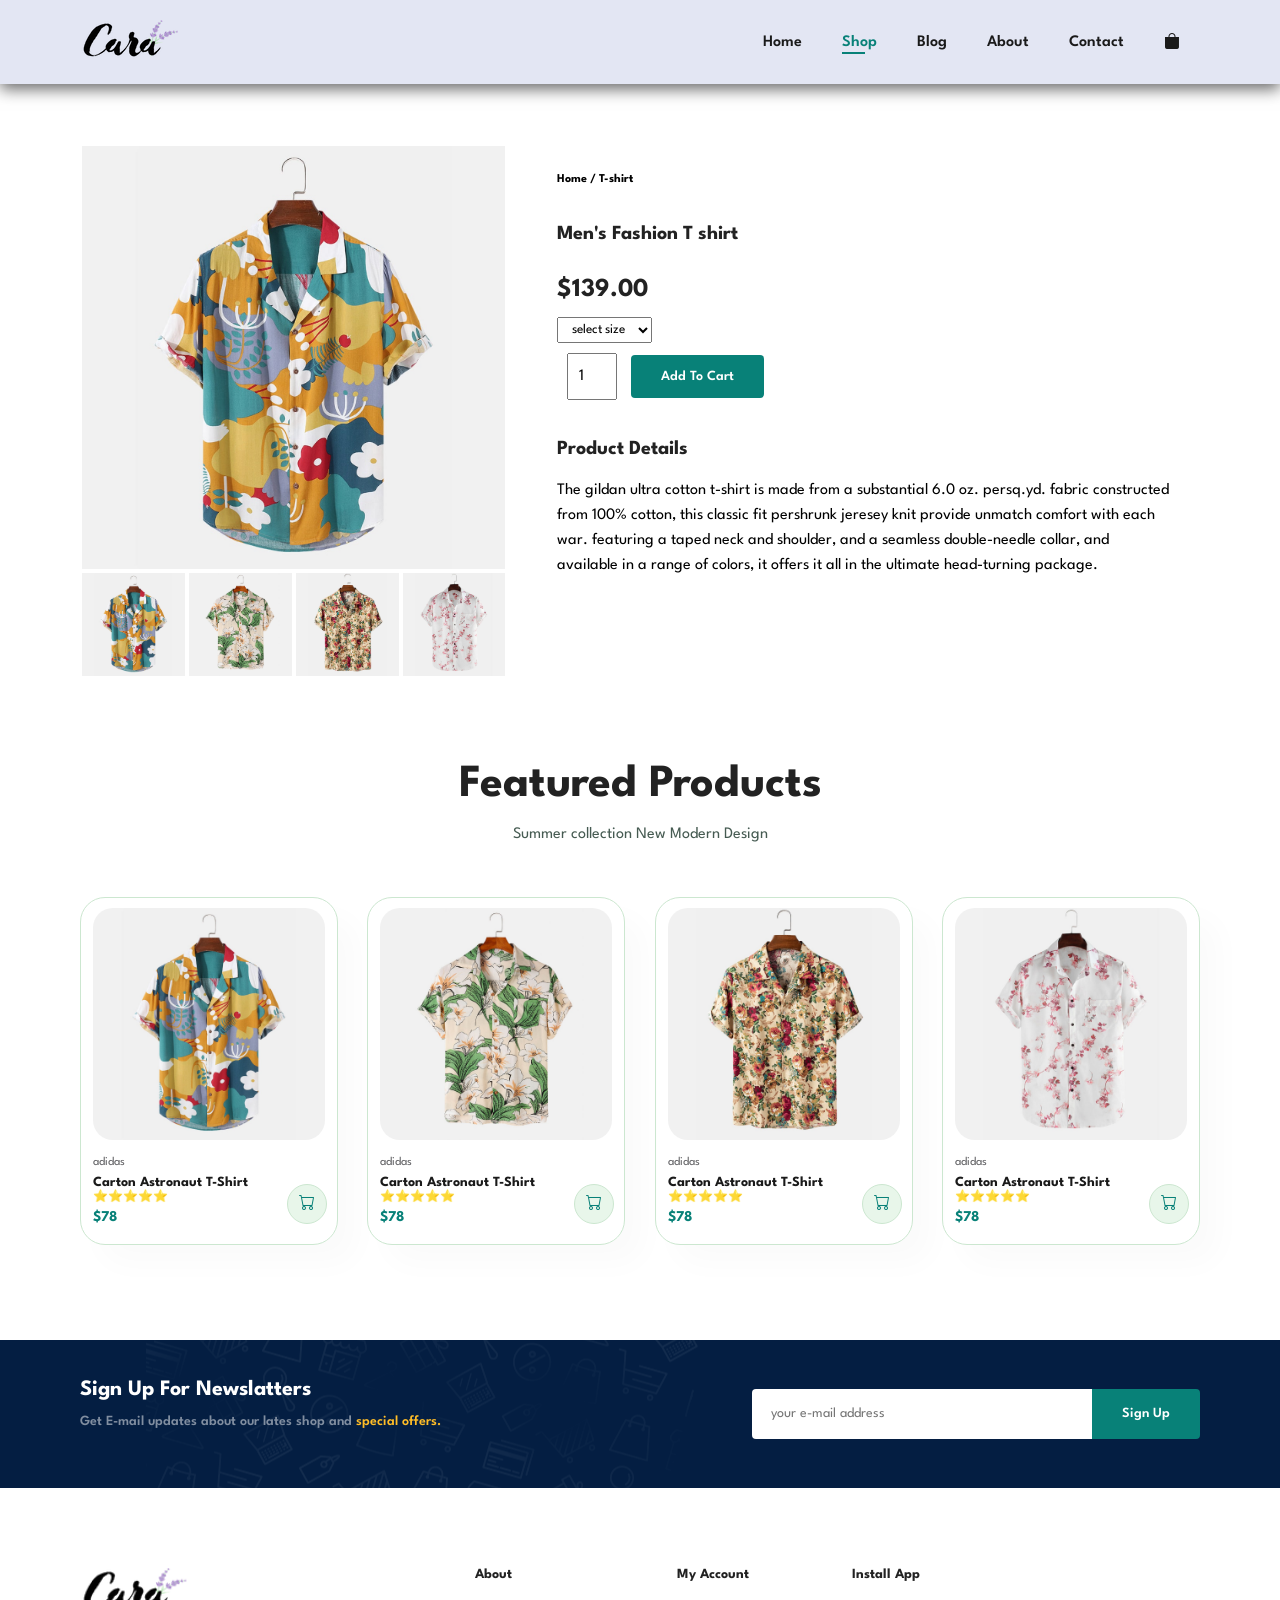
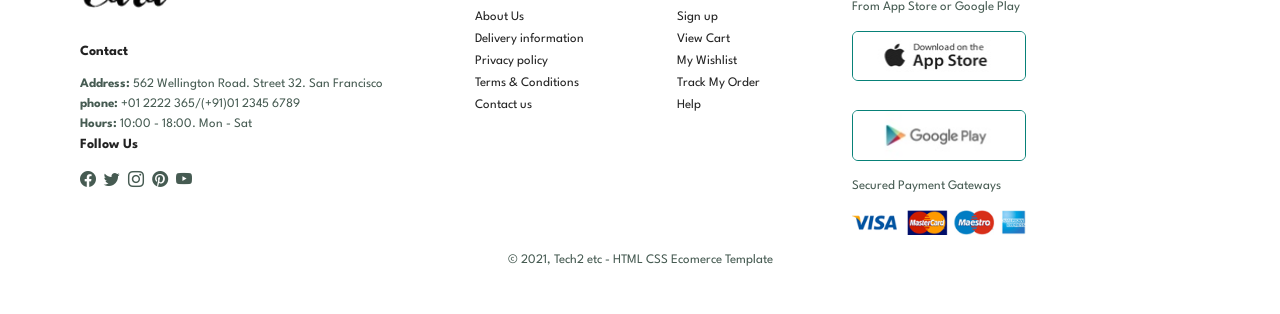
<file: Ecommerce site/single p.html>
<!DOCTYPE html>
<html lang="en">
<head>
    <meta charset="UTF-8">
    <meta name="viewport" content="width=device-width, initial-scale=1.0">
    <title>Ecommerce</title>
    <link rel="stylesheet" href="https://cdn.jsdelivr.net/npm/bootstrap-icons@1.11.3/font/bootstrap-icons.min.css">
    <link rel="stylesheet" href="style.css">
</head>
<body>
    <section id="header">
        <a href="#"><img src="img/logo.png" class="logo" alt=""></a>
        
        <div>
            <ul class="navbar">
                <li><a href="index.html" >Home</a></li>
                <li><a href="shop.html" id="active">Shop</a></li>
                <li><a href="blog.html">Blog</a></li>
                <li><a href="about.html">About</a></li>
                <li><a href="contact.html">Contact</a></li>
                <li id="lg-bag"><a href="cart.html"><i class="bi bi-bag-fill"></i></a></li> 
                <a href="#" id="close"><i class="bi bi-x-lg"></i></a>
            </ul>
        </div>

        <div id="mobile">
            <a href="cart.html"><i class="bi bi-bag-fill"></i></a>
            <i id="bar" class="bi bi-list"></i>
        </div>
    </section>

    <section id="prodetail" class="section-p1">

        <div class="single-pro-img">
        <img src="img/products/f1.jpg" alt="" id="main-img" width="100%"> 
    
           <div class="small-group-img">
    
                  <img src="img/products/f1.jpg" alt="" class="small-img" width="100%">
                    
                        <img src="img/products/f2.jpg" alt="" class="small-img" width="100%">
                       
                       <img src="img/products/f3.jpg" alt="" class="small-img" width="100%">
                       
                        <img src="img/products/f4.jpg" alt="" class="small-img" width="100%">
                      
                      
                    </div>
                </div>

                <div class="single-pro-detail">
                    <h6>Home / T-shirt</h6>
                    <h4>Men's Fashion T shirt</h4>
                    <h2>$139.00</h2>
                    <select>
                            <option>select size</option>
                            <option>small</option> 
                            <option>midium</option>
                            <option>large</option>
                            <option>xl</option>
                            <option>xxl</option>
                    </select>
                    <input type="number" value="1">
                    <button class="normal">Add To Cart</button>
                    <h4>Product Details</h4>
                    <span>The gildan ultra cotton t-shirt is made from a substantial 6.0 oz. 
                        persq.yd. fabric constructed from 100% cotton, this classic fit pershrunk
                        jeresey knit provide unmatch comfort with each war. featuring a taped neck 
                        and shoulder, and a seamless double-needle collar, and available in a range 
                        of colors, it offers it all in the ultimate head-turning package.
                    </span>
                </div>

       
    </section>

    <section id="product1" class="section-p1">
        <h2>Featured Products</h2>
        <p>Summer collection New Modern Design</p>
        <div class="pro-container">
            <div class="pro">
                <img src="img/products/f1.jpg" alt="">
                <div class="des">
                    <span>adidas</span>
                    <h5>Carton Astronaut T-Shirt</h5>
                    <div class="star">
                        ⭐⭐⭐⭐⭐
                    </div>
                    <h4>$78</h4>
                </div>
                <a href="single p.html"><i class="bi bi-cart cart-filling"></i></a>
            </div>
    
            <div class="pro">
                <img src="img/products/f2.jpg" alt="">
                <div class="des">
                    <span>adidas</span>
                    <h5>Carton Astronaut T-Shirt</h5>
                    <div class="star">
                        ⭐⭐⭐⭐⭐
                    </div>
                    <h4>$78</h4>
                </div>
                <a href="#"><i class="bi bi-cart cart-filling"></i></a>
            </div>
    
            <div class="pro">
                <img src="img/products/f3.jpg" alt="">
                <div class="des">
                    <span>adidas</span>
                    <h5>Carton Astronaut T-Shirt</h5>
                    <div class="star">
                        ⭐⭐⭐⭐⭐
                    </div>
                    <h4>$78</h4>
                </div>
                <a href="#"><i class="bi bi-cart cart-filling"></i></a>
            </div>
    
            <div class="pro">
                <img src="img/products/f4.jpg" alt="">
                <div class="des">
                    <span>adidas</span>
                    <h5>Carton Astronaut T-Shirt</h5>
                    <div class="star">
                        ⭐⭐⭐⭐⭐
                    </div>
                    <h4>$78</h4>
                </div>
                <a href="#"><i class="bi bi-cart cart-filling"></i></a>
            </div>
        </div>
    
    </section>   

    <section id="news-letter"  class="section-p1 section-m1">
        <div class="news-text">
            <h4>Sign Up For Newslatters</h4>
            <p>Get E-mail updates about our lates shop and <span>special offers.</span></p>
        </div>

        <div class="form">
            <input type="text" placeholder="your e-mail address">
            <button class="normal">Sign Up</button>
        </div>
    </section>

    <footer class="section-p1">
        <div class="contact">
            <img src="img/logo.png" class="logo" alt="">
            <h4>Contact</h4>
            <p><strong>Address: </strong>562 Wellington Road. Street 32. San Francisco</p>
            <p> <strong>phone: </strong>+01 2222 365/(+91)01 2345 6789</p>
            <p><strong>Hours: </strong>10:00 - 18:00. Mon - Sat</p>
            <div class="follow">
                <h4>Follow Us</h4>
                <i class="bi bi-facebook"></i>
                <i class="bi bi-twitter"></i>
                <i class="bi bi-instagram"></i>
                <i class="bi bi-pinterest"></i>
                <i class="bi bi-youtube"></i>
            </div>
            

        </div>

        <div class="about-account">
            <h4>About</h4>
            <a href="#">About Us</a>
            <a href="#">Delivery information</a>
            <a href="#">Privacy policy</a>
            <a href="#">Terms & Conditions</a>
            <a href="#">Contact us</a>
        </div>

        <div class="about-account">
            <h4>My Account</h4>
            <a href="#">Sign up</a>
            <a href="#">View Cart</a>
            <a href="#">My Wishlist</a>
            <a href="#">Track My Order</a>
            <a href="#">Help</a>
        </div>

        <div class="install">
            <h4>Install App</h4>
            <p>From App Store or Google Play</p>
            <div class="rows">
                <img src="img/pay/app.jpg" alt="">
                <img src="img/pay/play.jpg" alt="">
            </div>
            
            <p>Secured Payment Gateways</p>
            <img src="img/pay/pay.png" alt="">

        </div>

        <div class="copyright">
            <p>&copy; 2021, Tech2 etc - HTML CSS Ecomerce Template</p>
        </div>
        
    </footer>

    <script src="./script.js"></script>

 </body>
</html>
</file>
<file: 3, tin dog project/style.css>
#title{
    background-color: #ff4c68;
    color: #fff;
    
}
.meet{
    
    font-style: normal;
    font-weight: bolder;
    font-size: 3.5rem;
    
}

.container-fluid{
    padding: 3% 15% 7%;
}
.navbar-brand{
    font-weight: bold;
    font-size: 2.5rem;
    
    
}
.navbar-new{
    padding: 0 0 4.5rem;
}
.nav-item{
    padding: 0 18px;

}
.nav-link{
    font-size: 1.2rem;

}
.download-btn{
    margin: 5% 3% 5% 0;
}
.title-image{
    width: 260px;
    transform: rotate(25deg);
    position: absolute;
    bottom: -25%;
    left: 48%;
    

    
    
}
#features{
    padding: 7% 15%;
    background-color: #fff;
    position: relative;
   
    
    

}

.feature-box{
    text-align: center;
    padding: 5%;
}
h3{
    font-style: normal;
    font-weight: bolder;
    font-size: 1.5rem;
}
p{
    color: #8f8f8f;
}
.group-image{ 
    
    color: #ef8172;
    margin-bottom: 1rem;
}
.group-image:hover{
    color: #ff4c68;
}
h2{
    text-align: center;
    font-size: 3rem;
    font-weight: bolder;
    
}
#testimonials{
    background-color: #ef8172;
    padding: 7% 15%;
    text-align: center;
    color: #fff;
}
.testimonial-image{
    border-radius: 100%;
    margin: 20px;
    width: 10%;
}
#press{
    background-color: #ef8172;
    padding-bottom: 3%;
    text-align: center;
}
.pricing-image{
    margin: 20px 20px 50px;
    width: 15%;
}
#pricing{
    padding: 7% 15%;
    text-align: center;
}

@media (max-width:1028px){

#title{
    text-align: center;
}

.title-image{
    transform: rotate(0);
    position: static;
}



}
#cta{
    text-align: center;
    background-color: #ff4c68;
    color: #fff;
    padding: 7% 15%;
}

.call-text{
    font-style: normal;
    font-weight: bolder;
    font-size: 3.5rem;
}

#footer{
    padding: 7% 15%;
    background-color: #fff;
    text-align: center;

}

.abdu-icon{
    margin: 20px 10px;
}
</file>
<file: Ecommerce site/style.css>
@import url("https://fonts.googleapis.com/css2?family=Spartan:wght@100;200;300;400;500;600;700;800;900&display=swap");
* {
  margin: 0;
  padding: 0;
  box-sizing: border-box;
  font-family: "Spartan", sans-serif;
}

html {
  scroll-behavior: smooth;
}

/* Global Styles */

h1 {
  font-size: 50px;
  line-height: 64px;
  color: #222;
}

h2 {
  font-size: 46px;
  line-height: 54px;
  color: #222;
}

h4 {
  font-size: 20px;
  color: #222;
}

h6 {
  font-weight: 700;
  font-size: 12px;
}

p {
  font-size: 16px;
  color: #465b52;
  margin: 15px 0 20px 0;
}

.section-p1 {
  padding: 40px 80px;
}

.section-m1 {
  margin: 40px 0;
}

button.normal{
  padding: 15px 30px;
  font-size: 14px;
  font-weight: 600;
  color: #000;
  background-color: #fff;
  border-radius: 4px;
  cursor: pointer;
  border: none;
  outline: none;  
  transition: 0.2s;
}

button.bann{
  padding: 11px 18px;
  font-size: 13px;
  font-weight: 600;
  color: #fff;
  background-color: transparent;
  cursor: pointer;
  border: 1px solid #fff;
  outline: none;  
  transition: 0.2s;
}

body {
  width: 100%;
}

/*header section*/

#header {
    display: flex;
    align-items: center;
    justify-content: space-between;
    padding: 20px 80px;
    background-color: #e3e6f3;
    box-shadow: 0 5px 15px rgba(0, 0, 0, 0.6);
    z-index: 999;
    position: sticky;
    top: 0;
    left: 0;
}

#header a img {
  width: 100%;
}

.navbar {
    display: flex;
    align-items: center;
    justify-content: center;
   
}

#mobile {
  display: none;
  align-items: center;
}

#close {
   display: none; 
}

.navbar li {
    list-style: none;
    padding: 0 20px; 
    position: relative;
   
   
}

#active,
.navbar li a:hover  {
  color: #088178;
}

#active::after,
.navbar li a:hover::after {
  position: absolute;
  content: "";
  background-color: #088178;
  left: 20px;
  bottom: -4px;
  width: 30%;
  height: 2px;
  
}


.navbar li a{
    text-decoration: none;
    font-size: 16px;
    font-weight: 600;
    color: #1a1a1a;
    transition: 0.3s ease;
    
}



/*home section*/

#hero {
  background-image: url(img/hero4.png);
  height: 90vh;
  width: 100%;
  background-size: cover;
  background-position: top 25% right 0;
  padding: 150px 80px 0;
  justify-content: center;
}

#hero h4 {
  padding-bottom: 15px;
}
#hero h1 {
  color: #088178;
}
#hero button {
  background-image: url(img/button.png);
  background-color: transparent;
  color: #088178;
  border: 0;
  padding: 14px 80px 14px 65px;
  background-repeat: no-repeat;
  cursor: pointer;
  font-weight: 700;
  font-size: 15px;


}

/* feature section*/

#feature {
  display: flex;
  align-items: center;
  justify-content: space-between;
  flex-wrap: wrap;
}

#feature .fe-box {
  width: 180px;
  padding: 25px 15px;
  text-align: center;
  box-shadow: 20px 20px 34px rgba(0, 0, 0, 0.03);
  border: 1px solid #cce7d0;
  margin: 15px 0;
  border-radius: 4px;

}

#feature .fe-box:hover {
  box-shadow: 10px 10px 54px rgba(70, 62, 221, 0.1);

}

#feature .fe-box img {
  width: 100%;
  margin-bottom: 10px;

}

#feature .fe-box h6 {
  display: inline-block;
  color: #088178;
  line-height: 1;
  border-radius: 4px;
  background-color: #fddde4;
  padding: 9px 8px 6px;
}

#feature .fe-box:nth-child(2) h6 {
  background-color: #cdebbc;

}
#feature .fe-box:nth-child(3) h6 {
  background-color: #d1e8f2;

}
#feature .fe-box:nth-child(4) h6 {
  background-color: #cdd4f8;

}
#feature .fe-box:nth-child(5) h6 {
  background-color: #f6dbf6;

}
#feature .fe-box:nth-child(6) h6 {
  background-color: #fff2e5;

}

/* products section */

#product1 {
  text-align: center;
  
}

.pro-container {
  display: flex;
  justify-content: space-between;
  flex-wrap: wrap;
  align-items: center;
  padding-top: 20px;

}

.pro-collection {
  display: flex;
  align-items: center;
  justify-content: space-between;
  flex-wrap: wrap;
}


#product1 .pro {
  width: 23%;
  min-width: 250px;
  padding: 10px 12px;
  border: 1px solid #cce7d0;
  border-radius: 25px;
  cursor: pointer;
  box-shadow: 20px 20px 30px rgba(0, 0, 0, 0.02);
  margin: 15px 0;
  transition: 0.2s ease;
  position: relative;
}

#product1 .pro:hover {
  box-shadow: 20px 20px 30px rgba(0, 0, 0, 0.06);
}

#product1 .pro img {
  width: 100%;
  border-radius: 20px;
}

#product1 .pro .des {
  text-align: start;
  padding: 10px 0;
}

#product1 .pro .des span {
  color: #606063;
  font-size: 12px;
}

#product1 .pro .des h5 {
  padding-top: 7px;
  color: #1a1a1a;
  font-size: 14px;
}

#product1 .pro .star {
  font-size: 12px;
}

#product1 .pro h4 {
  padding-top: 7px;
  color: #088178;
  font-size: 15px;
  font-weight: 700;
}

#product1 .pro .cart-filling {
  font-weight: 500;
  background-color: #e8f6ea;
  color: #088178;
  width: 40px;
  height: 40px;
  line-height: 40px;
  border-radius: 50px;
  border: 1px solid #cce7d0;
  position: absolute;
  bottom: 20px;
  right: 10px;
}

/* banner section*/

#banner {
  display: flex;
  flex-direction: column;
  background-image: url(img/banner/b2.jpg);
  width: 100%;
  height: 40vh;
  text-align: center;
  align-items: center;
  justify-content: center;
  background-position: center;
  background-size: cover;
}

#banner h4 {
  font-size: 16px;
  color: #fff;
}

#banner h2 {
  font-size: 30px;
  color: #fff;
  padding: 10px 0;
}

#banner h2 span {
  color: #ef3636;
  
}

#banner button:hover {
  background-color: #088178;
  color: #fff;

}

/* sm-banner section */

#sm-banner {
  display: flex;
  justify-content: space-between;
  flex-wrap: wrap;

}

#sm-banner .bann-contain {
  display: flex;
  flex-direction: column;
  background-image: url(img/banner/b17.jpg);
  min-width: 580px;
  height: 50vh;
  align-items: flex-start;
  justify-content: center;
  background-position: center;
  background-size: cover;
  padding: 30px;
}

#sm-banner .bann-contain:nth-child(2){
  background-image: url(img/banner/b10.jpg);
}

#sm-banner h4 {
  color: #fff;
  font-size: 20px;
  font-weight: 300;
}

#sm-banner h2 {
  color: #fff;
  font-size: 28px;
  font-weight: 800;
}

#sm-banner span {
  color: #fff;
  font-size: 14px;
  font-weight: 500;
  padding-bottom: 15px;
}

#sm-banner .bann-contain:hover button {
  background-color: #088178;
  border: 1px solid #088178;
}

/* vsm section*/

#vsm-banner {
  display: flex;
  justify-content: space-between;
  flex-wrap: wrap;
  padding: 0 80px;
}

#vsm-banner .bann-box {
  display: flex;
  flex-direction: column;
  background-image: url(img/banner/b7.jpg);
  min-width: 30%;
  height: 30vh;
  align-items: flex-start;
  justify-content: center;
  background-position: center;
  background-size: cover;
  padding: 20px;
  margin-bottom: 20px;
}

#vsm-banner .bann-box:nth-child(2) {
  background-image: url(img/banner/b4.jpg);
 
}

#vsm-banner .bann-box:nth-child(3) {
  background-image: url(img/banner/b18.jpg);
}

#vsm-banner h2 {
  color: #fff;
  font-size: 22px;
  font-weight: 900;
}

#vsm-banner h3 {
  color: #ef3636;
  font-size: 15px;
  font-weight: 800;
}

/* newsletter section*/

#news-letter {
  display: flex;
  justify-content: space-between;
  align-items: center;
  background-image: url(img/banner/b14.png);
  background-position: 20% 30%;
  background-repeat: no-repeat;
  background-color: #041e42;
}

#news-letter .form {
  display: flex;
  width: 40%;
}

#news-letter h4 {
  color: #fff;
  font-size: 22px;
  font-weight: 700;
}

#news-letter p {
  color: #818ea0;
  font-size: 14px;
  font-weight: 600;
}

#news-letter p span {
  color: #ffbd27;
}

#news-letter input {
  height: 3.125rem;
  padding: 0 1.25em;
  font-size: 14px;
  width: 100%;
  border: 1px solid transparent;
  border-radius: 4px;
  outline: none;
  border-top-right-radius: 0;
  border-bottom-right-radius: 0;
}

#news-letter button {
  background-color: #088178;
  color: #fff;
  white-space: nowrap;
  border-top-left-radius: 0;
  border-bottom-left-radius: 0;

}

/* footer section */  

footer {
  display: flex;
  justify-content: space-between;
  flex-wrap: wrap;
}

footer .about-account {
  display: flex;
  flex-direction: column;
  align-items: flex-start;
  margin-bottom: 20px;
}

footer .logo {
  margin-bottom: 30px;
}

footer h4 {
  font-size: 14px;
  padding-bottom: 20px;
}

footer p {
  font-size: 13px;
  margin: 0 0 8px 0;
}

footer a {
  text-decoration: none;
  font-size: 13px;
  color: #222;
  margin-top: 10px;
}

footer i {
  cursor: pointer;
  color: #465b52;
  padding-right: 4px;
}

footer .install img {
  margin: 10px 0 15px 0;
}

footer .install .rows img {
  border: 1px solid #088178;
  border-radius: 6px;

}

footer a:hover,
footer i:hover {
  color: #088178;
}

footer .copyright {
  width: 100%;
  text-align: center;
}

@media (max-width: 799px) {
  .section-p1 {
    padding: 40px 40px;
  }
  .navbar {
    display: flex;
    align-items: flex-start;
    justify-content: flex-start;
    flex-direction: column;
    position: fixed;
    top: 0;
    right: -300px;
    height: 100vh;
    width: 300px;
    background-color: #e3e6f3;
    box-shadow: 0 40px 60px rgba(0, 0, 0, 0.1);
    padding: 80px 0 0 10px;
    transition: 0.3s;

}

.active {
  right: 0px;
}

.navbar li {
  margin-bottom: 25px;
}

#mobile {
  display: flex;
  align-items: center;
}

#mobile i {
  font-size: 24px;
  padding-left: 20px;
  color: #1a1a1a;
}

#close {
  display: initial;
  color: #222;
  position: absolute;
  top: 30px;
  left: 30px;
  font-size: 24px;
}

#lg-bag {
  display: none;
}

#hero {
  height: 70vh;
  padding: 0 80px;
  background-position: top 30% right 30%;
}

#feature {
  justify-content: center;
}

#feature .fe-box { 
  margin: 15px 15px; 
}

.pro-container {
  justify-content: center;
  
}

#product1 .pro {
  margin: 15px;
  
}

#banner {
  height: 20vh;
}

#sm-banner .bann-contain {
  min-width: 100%;
  height: 30vh;
}

#vsm-banner {
  padding: 0 40px;
}

#vsm-banner .bann-box {
  min-width: 28%;
}

#news-letter .form {
  width: 70%;
}

}

  @media (max-width: 477px) {

    #header {
      padding: 10px 30px; 
  }
  h1 {
    font-size: 38px;
  }

  h2 {
    font-size: 32px;
  }
  #hero {
    padding: 0 20px;
    background-position: 55%;
  }

  .section-p1 {
    padding: 20px;
  }

  #feature .fe-box { 
    margin: 0 0 15px 0; 
    width: 155px;
  }

  #product1 .pro {
    width: 100%;
    
  }

  #banner {
    height: 40vh;
    
  }

  #sm-banner .bann-contain {
    height: 40vh;
    margin-top: 20px;
  }

  #vsm-banner {
    padding: 0 20px;
  }

  #vsm-banner .bann-box {
    width: 100%;
  }

  #news-letter {
    padding: 40px 20px;
  }

  #news-letter .form {
    width: 100%;
  }
  
  footer .copyright {
    text-align: start;
  }

}



/*----------------- part 2 shop page  -----------------------*/

#shop-hero {
  display: flex;
  flex-direction: column;
  background-image: url(img/banner/b1.jpg);
  width: 100%;
  height: 40vh;
  text-align: center;
  align-items: center;
  justify-content: center;
  background-position: center;
  background-size: cover;
  padding: 14px;
}

#shop-hero h2 {
  color: #fff;
}
#shop-hero p {
  color: #fff;
 
}
#pagination {
  text-align: center;
}
#pagination a {
  text-decoration: none;
  background-color: #088178;
  font-weight: 600;
  padding: 15px 20px ;
  color: #fff;
  border-radius: 4px;
}

#pagination a i {
  font-weight: 1000;
  font-size: 16px ;
}
#prodetail {
  display: flex;
  padding-top: 60px;
  width: 100%;
}

#prodetail .single-pro-img {
  width: 40%;
  margin-right: 50px;
}
.small-group-img {
 display: flex;
 width: 50%;
}

#main-img {
  width: 100%;
  border: 2px solid #fff;
  border-bottom: none;
}
.small-img {
  border: 2px solid #fff;
  border-top: none;
}

#prodetail .single-pro-detail {
  width: 60%;
  padding: 30px 30px 0 0;
}
#prodetail .single-pro-detail h4 {
  padding: 40px 0 20px 0;
}
#prodetail .single-pro-detail h2 {
  font-size: 26px;
}
#prodetail .single-pro-detail select {
  display: block;
  padding: 5px 10px;
  margin-bottom: 10px;
}
#prodetail .single-pro-detail input {
  width: 50px;
  height: 47px;
  padding-left: 10px;
  font-size: 16px;
  margin-left: 10px;
  
}
#prodetail .single-pro-detail input:focus {
  outline: none;
}

#prodetail .single-pro-detail button {
  background-color: #088178;
  color: #fff;
  margin-left: 10px;
}
#prodetail .single-pro-detail span {
  line-height: 25px;
}

/*---------------blog page --------------------*/

#shop-hero.blog-page {
  background-image: url(img/banner/b19.jpg);
}

#blog {
  padding: 150px 150px 0 150px;
}
#blog .blog-box {
  display: flex;
  align-items: center;
  width: 100%;
  position: relative;
  padding-bottom: 90px;
}
#blog .blog-img {
  width: 50%;
  margin-right: 40px;
}

#blog img{
  width: 100%;
  height: 300px;
  object-fit: cover;
}

#blog .blog-detail {
  width: 50%;
}

#blog .blog-detail a {
  text-decoration: none;
  color: #000;
  font-weight: 700;
  font-size: 11px;
  position: relative;
  transition: 0.3s;
}

#blog .blog-detail a::after {
  content: "";
  position: absolute;
  width: 50px;
  height: 1px;
  background-color: #000;
  top: 4px;
  right: -60px;
}

#blog .blog-detail a:hover {
  color: #088178;
}
#blog .blog-detail a:hover::after {
  background-color: #088178;
}

#blog .blog-box h1 {
  font-size: 70px;
  font-weight: 700;
  top: -40px;
  left: 0;
  color: #c9cbce;
  z-index: -9;
  position: absolute;
}

/*-------------about page------------*/

#shop-hero.about-page {
  background-image: url(img/about/banner.png);
}

#about {
  display: flex;
  align-items: center;
  width: 100%;
}

img {
  width: 50%;
  height: auto;
}

.about-detail {
  width: 50%;
  padding-left: 40px;
}

#about-app {
  text-align: center;
 
}

#about-app video {
  width: 70%;
  height: 100%;
  margin: 30px auto 0 auto;
  border-radius: 20px;
}

/*-----------------contact page---------------------*/

#contact {
  display: flex;
  align-items: center;
  justify-content: space-between;
}
#contact .contact-detail {
  width: 40%;
}
#contact span,
#form span {
  font-size: 12px;
}
#contact h2,
#form h2 {
  font-size: 26px;
  padding: 20px 0;
  line-height: 35px;
}
#contact h3 {
  font-size: 16px;
  padding-bottom: 15px;
  
}
#contact li {
  display: flex;
  list-style: none;
  padding: 10px 0;
}
#contact li i {
  font-size: 14px;
  padding-right: 22px;
}
#contact li p {
  margin: 0;
  font-size: 14px;
}
#contact .map {
  width: 55%;
  height: 400px;
}
#contact .map iframe {
  width: 100%;
  height: 100%;
}

#form {
  display: flex;
  justify-content: space-between;
  margin: 30px;
  padding: 80px;
  border: 1px solid #e1e1e1;
}

#form form {
  width: 65%;
  display: flex;
  flex-direction: column;
  align-items: flex-start;
}

#form input,
#form textarea {
  width: 100%;
  outline: none;
  padding: 12px 15px;
  margin: 20px;
  border: 1px solid #e1e1e1;
}

#form button {
  background-color: #088178;
  color: #fff;
}
#form .people div {
  padding-bottom: 25px;
  display: flex;
  align-items: flex-start;
}
#form .people div img {
  padding-right: 15px;
  object-fit: cover;
  width: 65px;
  height: 65px;
}
#form .people div p {
  margin: 0;
  font-size: 13px;
  line-height: 25px;
}

#form .people div span {
  display: block;
  font-weight: 600;
  color: #000;
  font-size: 16px;
}

/*--------------cart page -----------------*/
#cart table {
  width: 100%;
  white-space: nowrap;
  table-layout: fixed;
  border-collapse: collapse;
}
#cart table img {
  width: 70px;
  
}
#cart table td:nth-child(1) {
  text-align: center;
  width: 100%;
}
#cart table td:nth-child(2) {
  text-align: center;
  width: 150%;
}
#cart table td:nth-child(3) {
  text-align: center;
  width: 250%;
}
#cart table td:nth-child(4) {
  text-align: center;
  width: 150%;
}
#cart table td:nth-child(5) {
  text-align: center;
  width: 150%;
}
#cart table td:nth-child(6) {
  text-align: center;
  width: 150%;
}

#cart table td:nth-child(5) input {
  width: 70px;
  padding: 10px 5px 10px 15px;
}
#cart table thead {
  border: 1px solid #e2e9e1;
  border-left: none;
  border-right: none;
  
}
#cart table thead td {
  padding: 18px 0;
  font-weight: 700;
  font-size: 13px;
  text-transform: uppercase;
}
#cart table tbody td{
  padding: 15px;
  font-size: 13px;
}
#cart tbody i {
  color: #465b52;
}
#cart tbody i:hover {
  color: #088178;
}




#coupon {
  display: flex;
  justify-content: space-between;
  flex-wrap: wrap;
}
#coupon .coupon-detail {
  width: 50%;
  margin-bottom: 30px;
}
#coupon .coupon-detail h3 {
  padding-bottom: 15px;
}
#coupon .coupon-detail input {
  outline: none;
  width: 60%;
  border: 1px solid #e2e9e1;
  margin-right: 10px;
  padding: 10px 20px;
}
#coupon .coupon-detail button {
  background-color: #088178;
  color: #fff;
  padding: 12px 20px;
}
#coupon .coupon-table {
  width: 50%;
  border: 1px solid #e2e9e1;
  margin-bottom: 30px;
  padding: 30px;
}
#coupon table {
  border-collapse: collapse;
  width: 100%;
  margin-bottom: 20px;
}
#coupon table td {
  border: 1px solid #e2e9e1;
  width: 50%;
  font-size: 13px;
  padding: 10px;
}
#coupon .coupon-table h3 {
  padding-bottom: 15px;
}
#coupon .coupon-table button {
  background-color: #088178;
  color: #fff;
  padding: 12px 20px;
}
</file>
